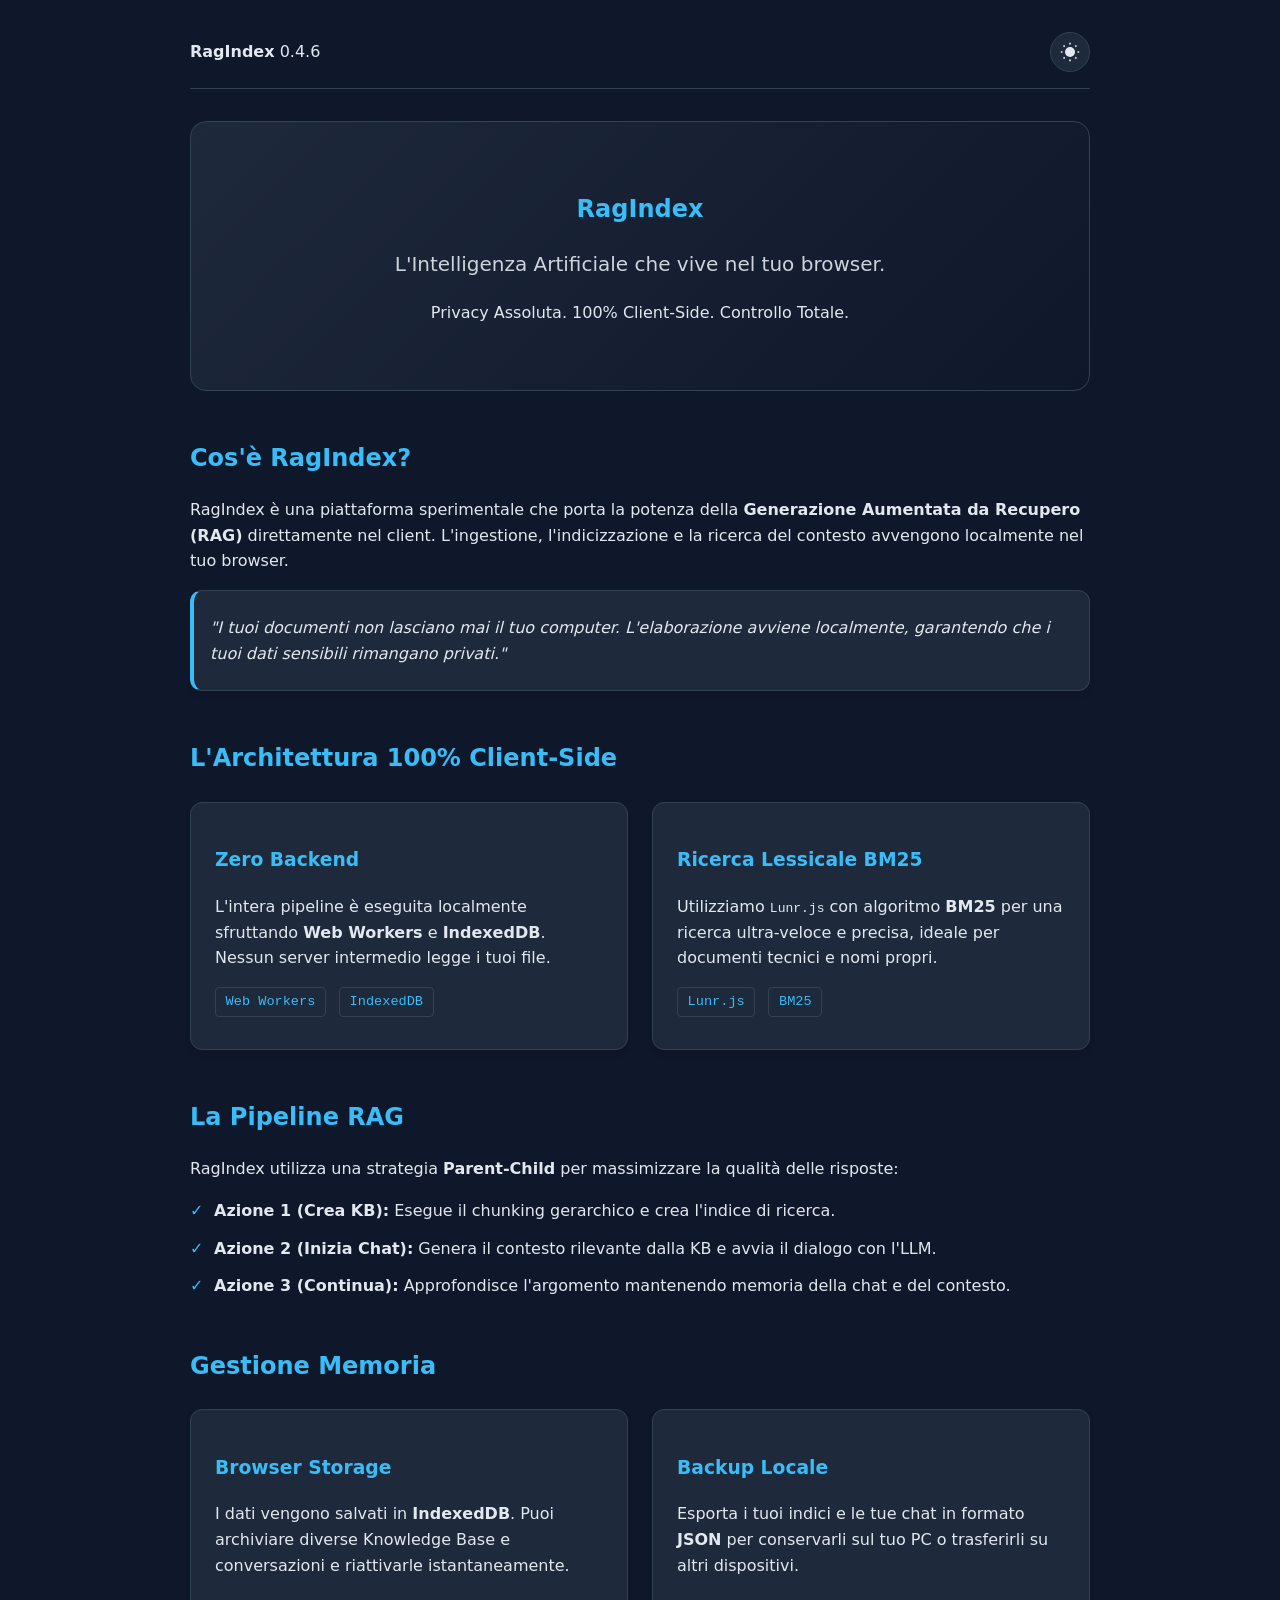
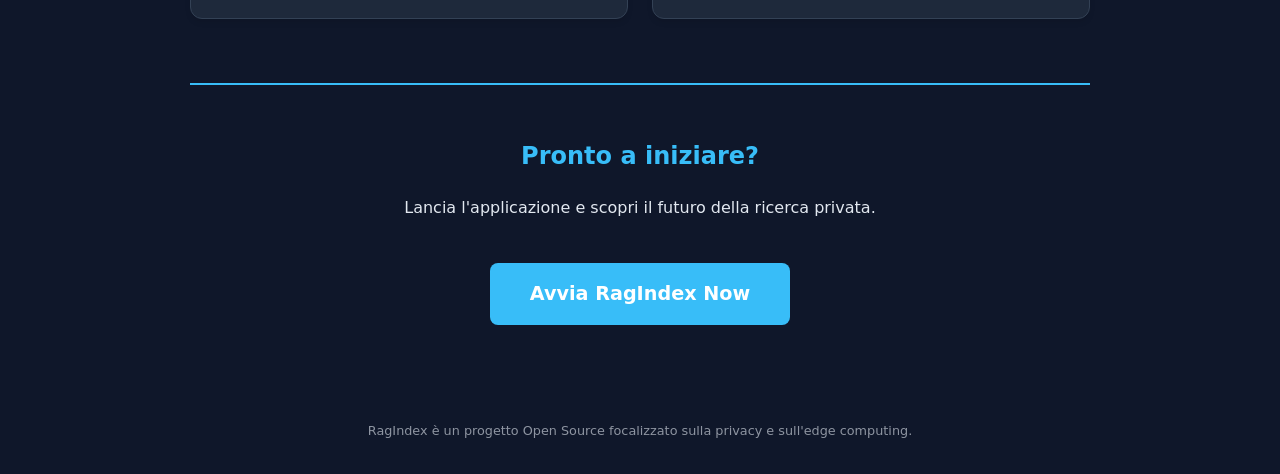
<file: ragindex.html>
<!DOCTYPE html>
<html lang="it">
<head>
    <meta charset="UTF-8">
    <meta name="viewport" content="width=device-width, initial-scale=1.0">
    <title>RagIndex - AI, Privacy e Ricerca Intelligente</title>
    <style>
        :root {
            --bg-color: #0f172a;
            --text-color: #e2e8f0;
            --accent-color: #38bdf8;
            --secondary-bg: #1e293b;
            --border-color: #334155;
            --card-bg: #1e293b;
            --link-color: #38bdf8;
        }

        [data-theme="light"] {
            --bg-color: #f8fafc;
            --text-color: #1e293b;
            --accent-color: #0284c7;
            --secondary-bg: #f1f5f9;
            --border-color: #e2e8f0;
            --card-bg: #ffffff;
            --link-color: #0284c7;
        }

        body {
            font-family: 'Segoe UI', system-ui, -apple-system, sans-serif;
            background-color: var(--bg-color);
            color: var(--text-color);
            line-height: 1.6;
            margin: 0;
            padding: 0;
            transition: background-color 0.3s, color 0.3s;
        }

        .container {
            max-width: 900px;
            margin: 0 auto;
            padding: 2rem;
        }

        header {
            display: flex;
            justify-content: space-between;
            align-items: center;
            border-bottom: 1px solid var(--border-color);
            padding-bottom: 1rem;
            margin-bottom: 2rem;
        }

        h1, h2, h3 {
            color: var(--accent-color);
        }

        .theme-toggle {
            background: var(--secondary-bg);
            border: 1px solid var(--border-color);
            color: var(--text-color);
            padding: 0.5rem;
            border-radius: 50%;
            cursor: pointer;
            width: 40px;
            height: 40px;
            display: flex;
            align-items: center;
            justify-content: center;
            transition: all 0.2s;
        }

        .theme-toggle:hover {
            background: var(--border-color);
        }

        .hero {
            text-align: center;
            padding: 3rem 0;
            background: linear-gradient(135deg, var(--secondary-bg) 0%, var(--bg-color) 100%);
            border-radius: 1rem;
            margin-bottom: 3rem;
            border: 1px solid var(--border-color);
        }

        .section {
            margin-bottom: 3rem;
        }

        .grid {
            display: grid;
            grid-template-columns: 1fr 1fr;
            gap: 1.5rem;
            margin-top: 1.5rem;
        }

        @media (max-width: 768px) {
            .grid {
                grid-template-columns: 1fr;
            }
        }

        .card {
            background: var(--card-bg);
            padding: 1.5rem;
            border-radius: 0.75rem;
            border: 1px solid var(--border-color);
            box-shadow: 0 4px 6px -1px rgba(0, 0, 0, 0.1);
        }

        .feature-list {
            list-style: none;
            padding: 0;
        }

        .feature-list li {
            margin-bottom: 0.75rem;
            padding-left: 1.5rem;
            position: relative;
        }

        .feature-list li::before {
            content: "✓";
            color: var(--accent-color);
            position: absolute;
            left: 0;
            font-weight: bold;
        }

        .tech-tag {
            display: inline-block;
            background: var(--secondary-bg);
            color: var(--accent-color);
            padding: 0.2rem 0.6rem;
            border-radius: 0.25rem;
            font-size: 0.85rem;
            font-family: monospace;
            margin-right: 0.5rem;
            margin-bottom: 0.5rem;
            border: 1px solid var(--border-color);
        }

        .launch-box {
            text-align: center;
            margin-top: 4rem;
            padding: 2rem;
            border-top: 2px solid var(--accent-color);
        }

        .btn-launch {
            display: inline-block;
            background-color: var(--accent-color);
            color: white !important;
            padding: 1rem 2.5rem;
            border-radius: 0.5rem;
            text-decoration: none;
            font-weight: bold;
            font-size: 1.2rem;
            transition: transform 0.2s, box-shadow 0.2s;
        }

        .btn-launch:hover {
            transform: translateY(-2px);
            box-shadow: 0 10px 15px -3px rgba(0, 0, 0, 0.2);
        }

        .highlight {
            border-left: 4px solid var(--accent-color);
            padding-left: 1rem;
            font-style: italic;
        }

        .icon {
            width: 20px;
            height: 20px;
            fill: currentColor;
        }
    </style>
</head>
<body data-theme="dark">
    <div class="container">
        <header>
            <div class="logo"><strong>RagIndex</strong> 0.4.6</div>
            <button class="theme-toggle" id="theme-btn" title="Cambia Tema">
                <svg class="icon icon-sun" viewBox="0 0 24 24" fill="none" stroke="currentColor" stroke-width="2">
                    <circle cx="12" cy="12" r="5" />
                    <path d="M12 1v2M12 21v2M4.22 4.22l1.42 1.42M18.36 18.36l1.42 1.42M1 12h2M21 12h2M4.22 19.78l1.42-1.42M18.36 5.64l1.42-1.42" />
                </svg>
                <svg class="icon icon-moon" viewBox="0 0 24 24" fill="none" stroke="currentColor" stroke-width="2" style="display: none;">
                    <path d="M21 12.79A9 9 0 1 1 11.21 3 7 7 0 0 0 21 12.79z" />
                </svg>
            </button>
        </header>

        <section class="hero">
            <h1>RagIndex</h1>
            <p style="font-size: 1.25rem; opacity: 0.9;">L'Intelligenza Artificiale che vive nel tuo browser.</p>
            <p>Privacy Assoluta. 100% Client-Side. Controllo Totale.</p>
        </section>

        <div class="section">
            <h2>Cos'è RagIndex?</h2>
            <p>
                RagIndex è una piattaforma sperimentale che porta la potenza della <strong>Generazione Aumentata da Recupero (RAG)</strong> 
                direttamente nel client. L'ingestione, l'indicizzazione e la ricerca del contesto avvengono localmente nel tuo browser.
            </p>
            <div class="card highlight">
                "I tuoi documenti non lasciano mai il tuo computer. L'elaborazione avviene localmente, garantendo che i tuoi dati sensibili rimangano privati."
            </div>
        </div>

        <div class="section">
            <h2>L'Architettura 100% Client-Side</h2>
            <div class="grid">
                <div class="card">
                    <h3>Zero Backend</h3>
                    <p>L'intera pipeline è eseguita localmente sfruttando <strong>Web Workers</strong> e <strong>IndexedDB</strong>. Nessun server intermedio legge i tuoi file.</p>
                    <span class="tech-tag">Web Workers</span> <span class="tech-tag">IndexedDB</span>
                </div>
                <div class="card">
                    <h3>Ricerca Lessicale BM25</h3>
                    <p>Utilizziamo <code>Lunr.js</code> con algoritmo <strong>BM25</strong> per una ricerca ultra-veloce e precisa, ideale per documenti tecnici e nomi propri.</p>
                    <span class="tech-tag">Lunr.js</span> <span class="tech-tag">BM25</span>
                </div>
            </div>
        </div>

        <div class="section">
            <h2>La Pipeline RAG</h2>
            <p>RagIndex utilizza una strategia <strong>Parent-Child</strong> per massimizzare la qualità delle risposte:</p>
            <ul class="feature-list">
                <li><strong>Azione 1 (Crea KB):</strong> Esegue il chunking gerarchico e crea l'indice di ricerca.</li>
                <li><strong>Azione 2 (Inizia Chat):</strong> Genera il contesto rilevante dalla KB e avvia il dialogo con l'LLM.</li>
                <li><strong>Azione 3 (Continua):</strong> Approfondisce l'argomento mantenendo memoria della chat e del contesto.</li>
            </ul>
        </div>

        <div class="section">
            <h2>Gestione Memoria</h2>
            <div class="grid">
                <div class="card">
                    <h3>Browser Storage</h3>
                    <p>I dati vengono salvati in <strong>IndexedDB</strong>. Puoi archiviare diverse Knowledge Base e conversazioni e riattivarle istantaneamente.</p>
                </div>
                <div class="card">
                    <h3>Backup Locale</h3>
                    <p>Esporta i tuoi indici e le tue chat in formato <strong>JSON</strong> per conservarli sul tuo PC o trasferirli su altri dispositivi.</p>
                </div>
            </div>
        </div>

        <div class="launch-box">
            <h2>Pronto a iniziare?</h2>
            <p>Lancia l'applicazione e scopri il futuro della ricerca privata.</p>
            <br>
            <a href="index.html" class="btn-launch">Avvia RagIndex Now</a>
        </div>

        <footer style="margin-top: 4rem; text-align: center; font-size: 0.8rem; opacity: 0.6;">
            RagIndex è un progetto Open Source focalizzato sulla privacy e sull'edge computing.
        </footer>
    </div>

    <script>
        const themeBtn = document.getElementById('theme-btn');
        const body = document.body;
        const sunIcon = themeBtn.querySelector('.icon-sun');
        const moonIcon = themeBtn.querySelector('.icon-moon');

        themeBtn.addEventListener('click', () => {
            const currentTheme = body.getAttribute('data-theme');
            const newTheme = currentTheme === 'dark' ? 'light' : 'dark';
            
            body.setAttribute('data-theme', newTheme);
            sunIcon.style.display = newTheme === 'light' ? 'none' : 'block';
            moonIcon.style.display = newTheme === 'light' ? 'block' : 'none';
        });
    </script>
</body>
</html>
</file>
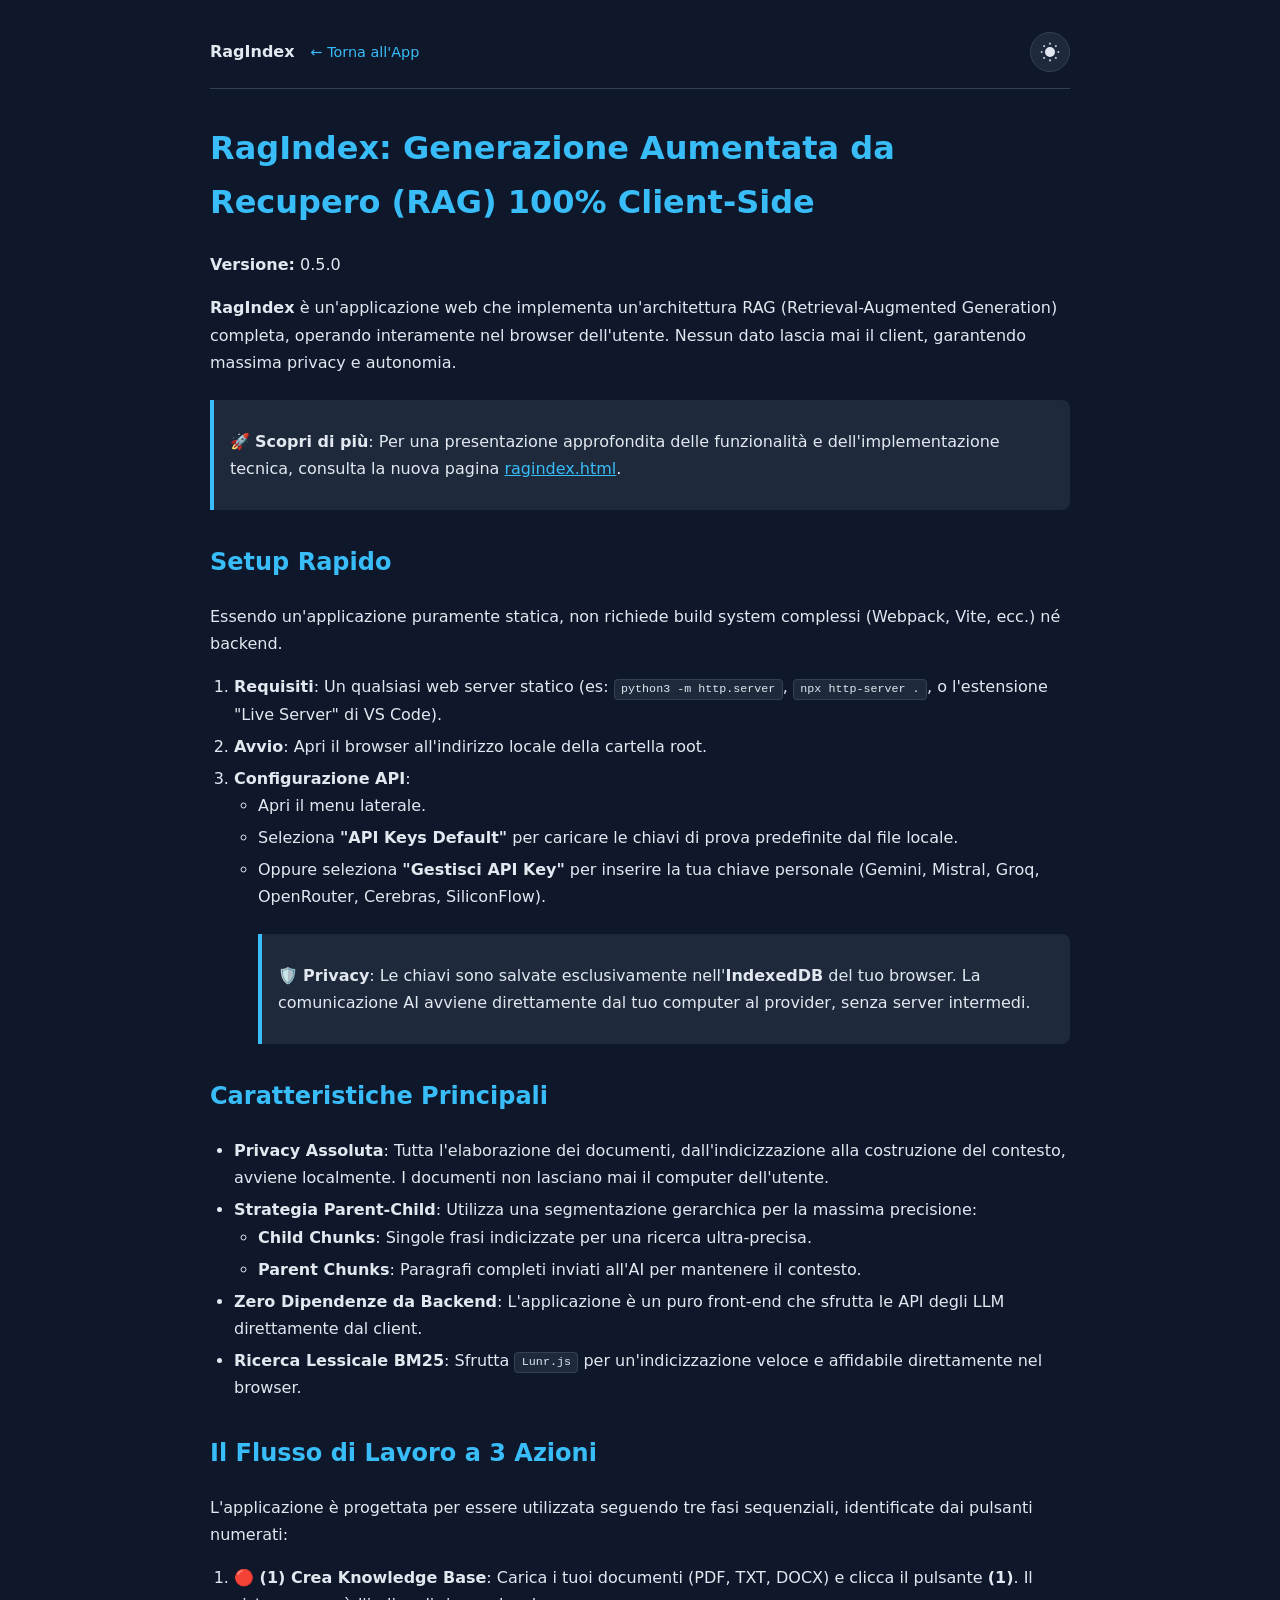
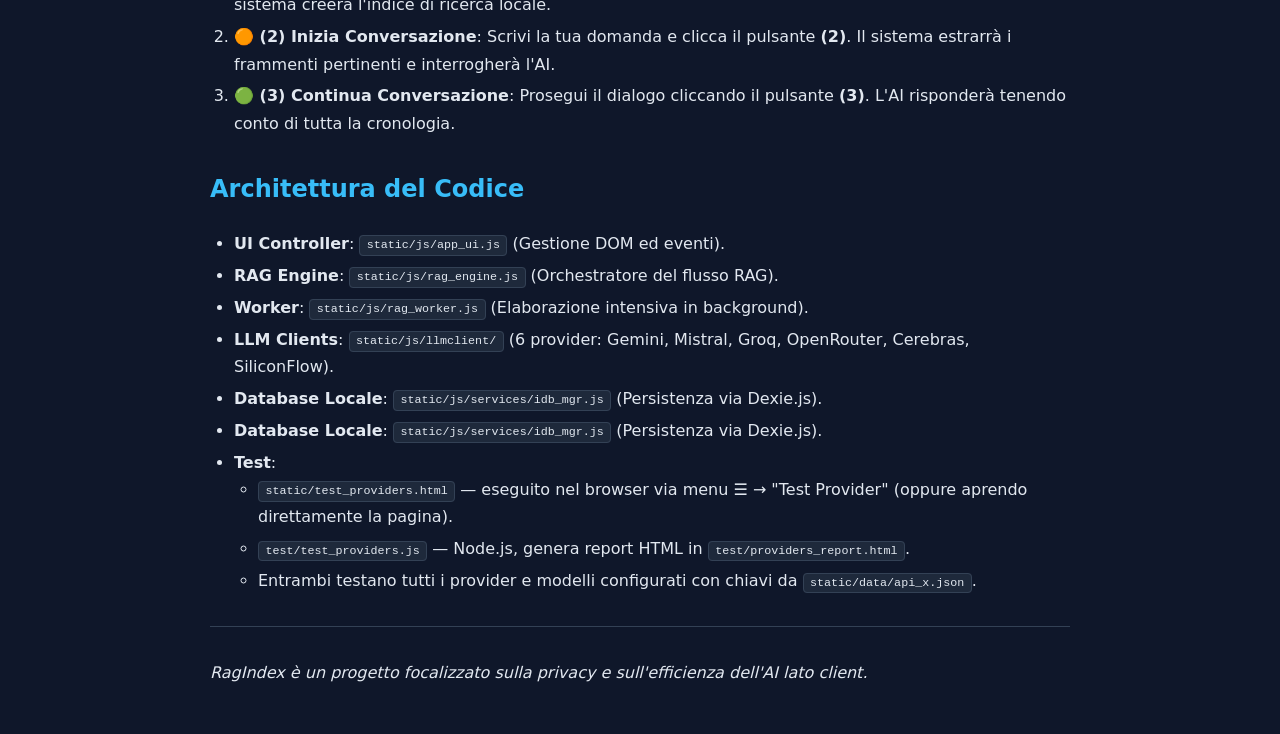
<file: readme.html>
<!DOCTYPE html>
<html lang="it">
<head>
    <meta charset="UTF-8">
    <meta name="viewport" content="width=device-width, initial-scale=1.0">
    <title>RagIndex — README</title>
    <style>
        :root {
            --bg-color: #0f172a;
            --text-color: #e2e8f0;
            --accent-color: #38bdf8;
            --secondary-bg: #1e293b;
            --border-color: #334155;
            --link-color: #38bdf8;
            --code-bg: #1e293b;
        }

        [data-theme="light"] {
            --bg-color: #f8fafc;
            --text-color: #1e293b;
            --accent-color: #0284c7;
            --secondary-bg: #f1f5f9;
            --border-color: #e2e8f0;
            --link-color: #0284c7;
            --code-bg: #f1f5f9;
        }

        body {
            font-family: 'Segoe UI', system-ui, -apple-system, sans-serif;
            background-color: var(--bg-color);
            color: var(--text-color);
            line-height: 1.7;
            margin: 0;
            padding: 0;
            transition: background-color 0.3s, color 0.3s;
        }

        .container {
            max-width: 860px;
            margin: 0 auto;
            padding: 2rem 1.5rem;
        }

        header {
            display: flex;
            justify-content: space-between;
            align-items: center;
            border-bottom: 1px solid var(--border-color);
            padding-bottom: 1rem;
            margin-bottom: 2rem;
        }

        .header-left {
            display: flex;
            align-items: center;
            gap: 1rem;
        }

        .header-left a {
            color: var(--accent-color);
            text-decoration: none;
            font-size: 0.9rem;
        }

        .header-left a:hover {
            text-decoration: underline;
        }

        .theme-toggle {
            background: var(--secondary-bg);
            border: 1px solid var(--border-color);
            color: var(--text-color);
            padding: 0.5rem;
            border-radius: 50%;
            cursor: pointer;
            width: 40px;
            height: 40px;
            display: flex;
            align-items: center;
            justify-content: center;
            transition: all 0.2s;
        }

        .theme-toggle:hover {
            background: var(--border-color);
        }

        h1, h2, h3, h4 {
            color: var(--accent-color);
            margin-top: 2rem;
        }

        h1:first-of-type {
            margin-top: 0;
        }

        a {
            color: var(--link-color);
        }

        code {
            background: var(--code-bg);
            padding: 0.15rem 0.4rem;
            border-radius: 0.25rem;
            font-size: 0.9em;
            border: 1px solid var(--border-color);
        }

        pre {
            background: var(--code-bg);
            padding: 1rem;
            border-radius: 0.5rem;
            overflow-x: auto;
            border: 1px solid var(--border-color);
        }

        pre code {
            background: none;
            border: none;
            padding: 0;
        }

        blockquote {
            border-left: 4px solid var(--accent-color);
            margin: 1.5rem 0;
            padding: 0.75rem 1rem;
            background: var(--secondary-bg);
            border-radius: 0 0.5rem 0.5rem 0;
        }

        table {
            width: 100%;
            border-collapse: collapse;
            margin: 1.5rem 0;
        }

        th, td {
            border: 1px solid var(--border-color);
            padding: 0.5rem 0.75rem;
            text-align: left;
        }

        th {
            background: var(--secondary-bg);
        }

        hr {
            border: none;
            border-top: 1px solid var(--border-color);
            margin: 2rem 0;
        }

        img {
            max-width: 100%;
        }

        ul, ol {
            padding-left: 1.5rem;
        }

        li {
            margin-bottom: 0.3rem;
        }

        .loading {
            text-align: center;
            padding: 4rem 0;
            opacity: 0.6;
        }

        .error {
            text-align: center;
            padding: 2rem;
            color: #ef4444;
        }

        .icon {
            width: 20px;
            height: 20px;
            fill: currentColor;
        }
    </style>
</head>
<body data-theme="dark">
    <div class="container">
        <header>
            <div class="header-left">
                <strong>RagIndex</strong>
                <a href="index.html">&larr; Torna all'App</a>
            </div>
            <button class="theme-toggle" id="theme-btn" title="Cambia Tema">
                <svg class="icon icon-sun" viewBox="0 0 24 24" fill="none" stroke="currentColor" stroke-width="2">
                    <circle cx="12" cy="12" r="5" />
                    <path d="M12 1v2M12 21v2M4.22 4.22l1.42 1.42M18.36 18.36l1.42 1.42M1 12h2M21 12h2M4.22 19.78l1.42-1.42M18.36 5.64l1.42-1.42" />
                </svg>
                <svg class="icon icon-moon" viewBox="0 0 24 24" fill="none" stroke="currentColor" stroke-width="2" style="display: none;">
                    <path d="M21 12.79A9 9 0 1 1 11.21 3 7 7 0 0 0 21 12.79z" />
                </svg>
            </button>
        </header>

        <div id="content">
            <div class="loading">Caricamento README in corso...</div>
        </div>
    </div>

    <script src="static/js/services/vendor/marked.min.js"></script>
    <script>
        const themeBtn = document.getElementById('theme-btn');
        const body = document.body;
        const sunIcon = themeBtn.querySelector('.icon-sun');
        const moonIcon = themeBtn.querySelector('.icon-moon');

        themeBtn.addEventListener('click', () => {
            const currentTheme = body.getAttribute('data-theme');
            const newTheme = currentTheme === 'dark' ? 'light' : 'dark';
            body.setAttribute('data-theme', newTheme);
            sunIcon.style.display = newTheme === 'light' ? 'none' : 'block';
            moonIcon.style.display = newTheme === 'light' ? 'block' : 'none';
        });

        (async () => {
            const contentEl = document.getElementById('content');
            try {
                const res = await fetch('./README.md');
                if (!res.ok) throw new Error('HTTP ' + res.status);
                const md = await res.text();
                contentEl.innerHTML = marked.parse(md);
            } catch (err) {
                contentEl.innerHTML = '<div class="error">Errore nel caricamento del README: ' + err.message + '</div>';
            }
        })();
    </script>
</body>
</html>
</file>
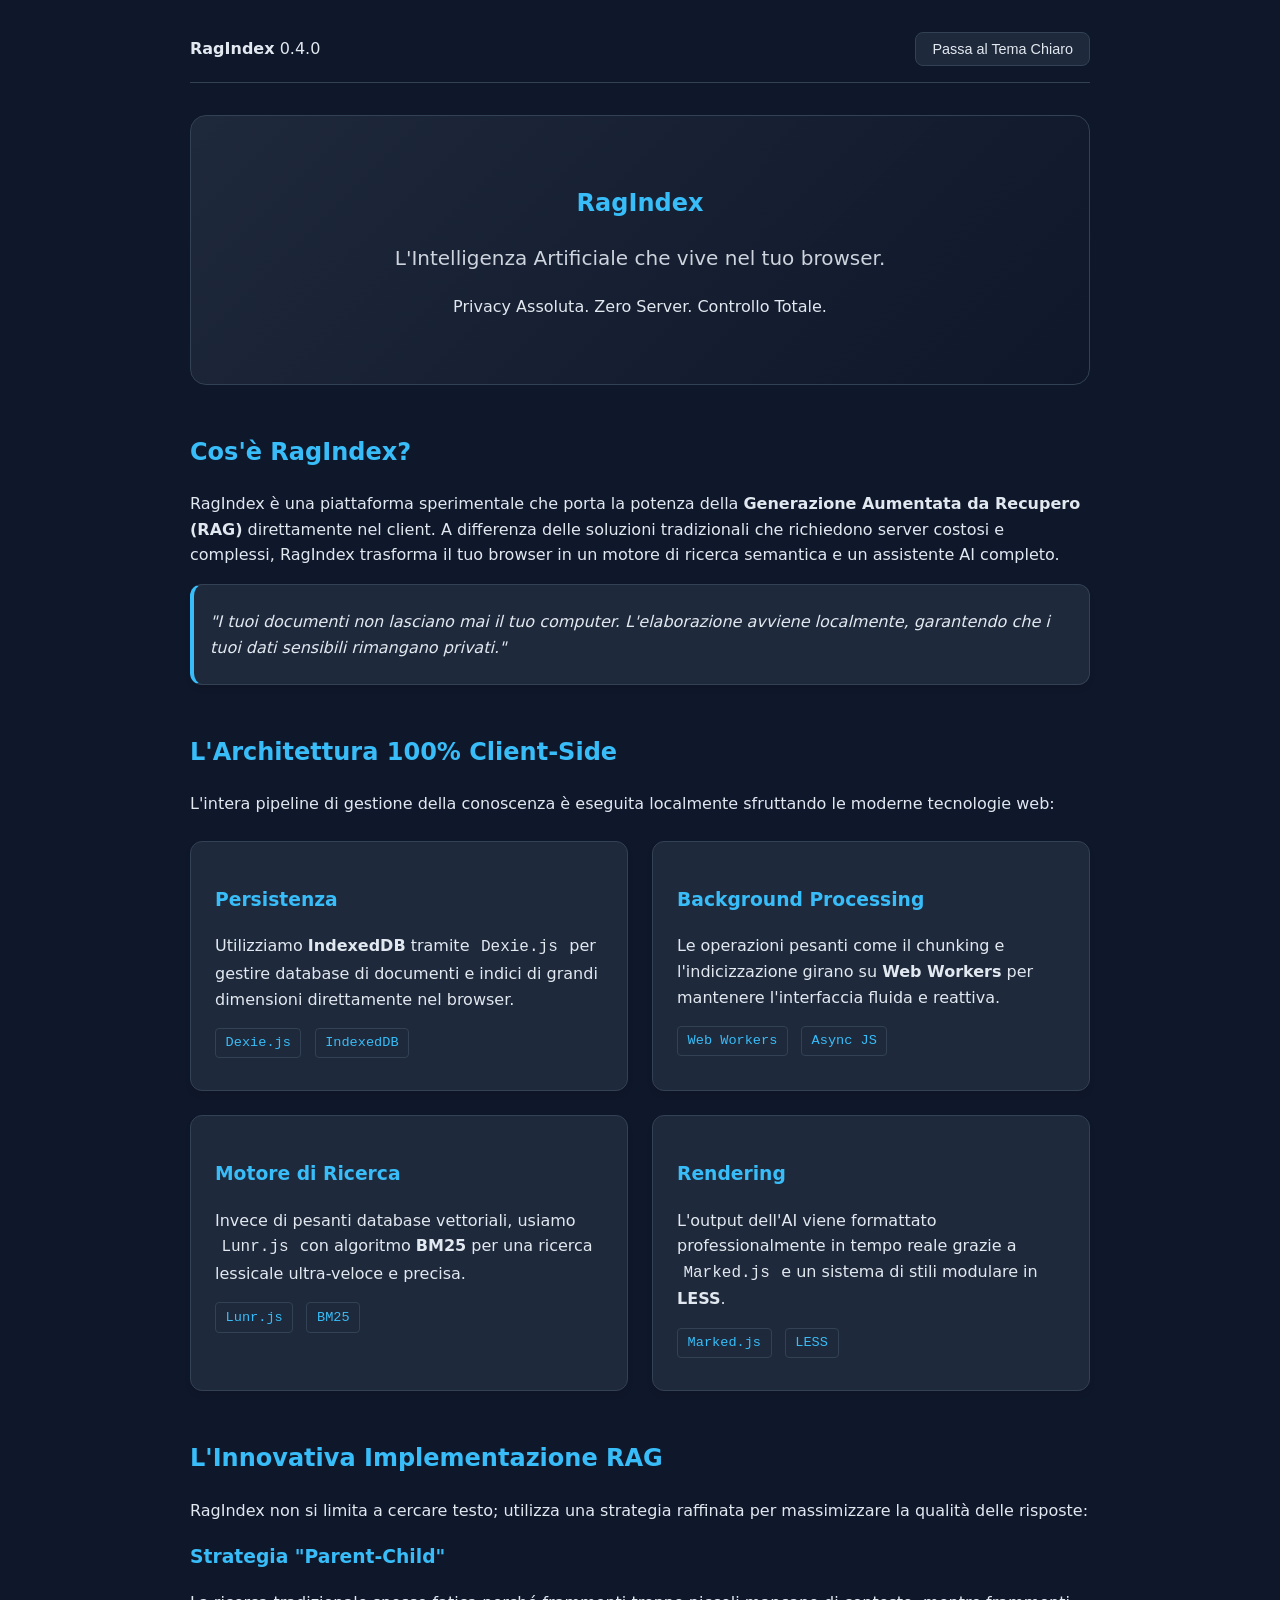
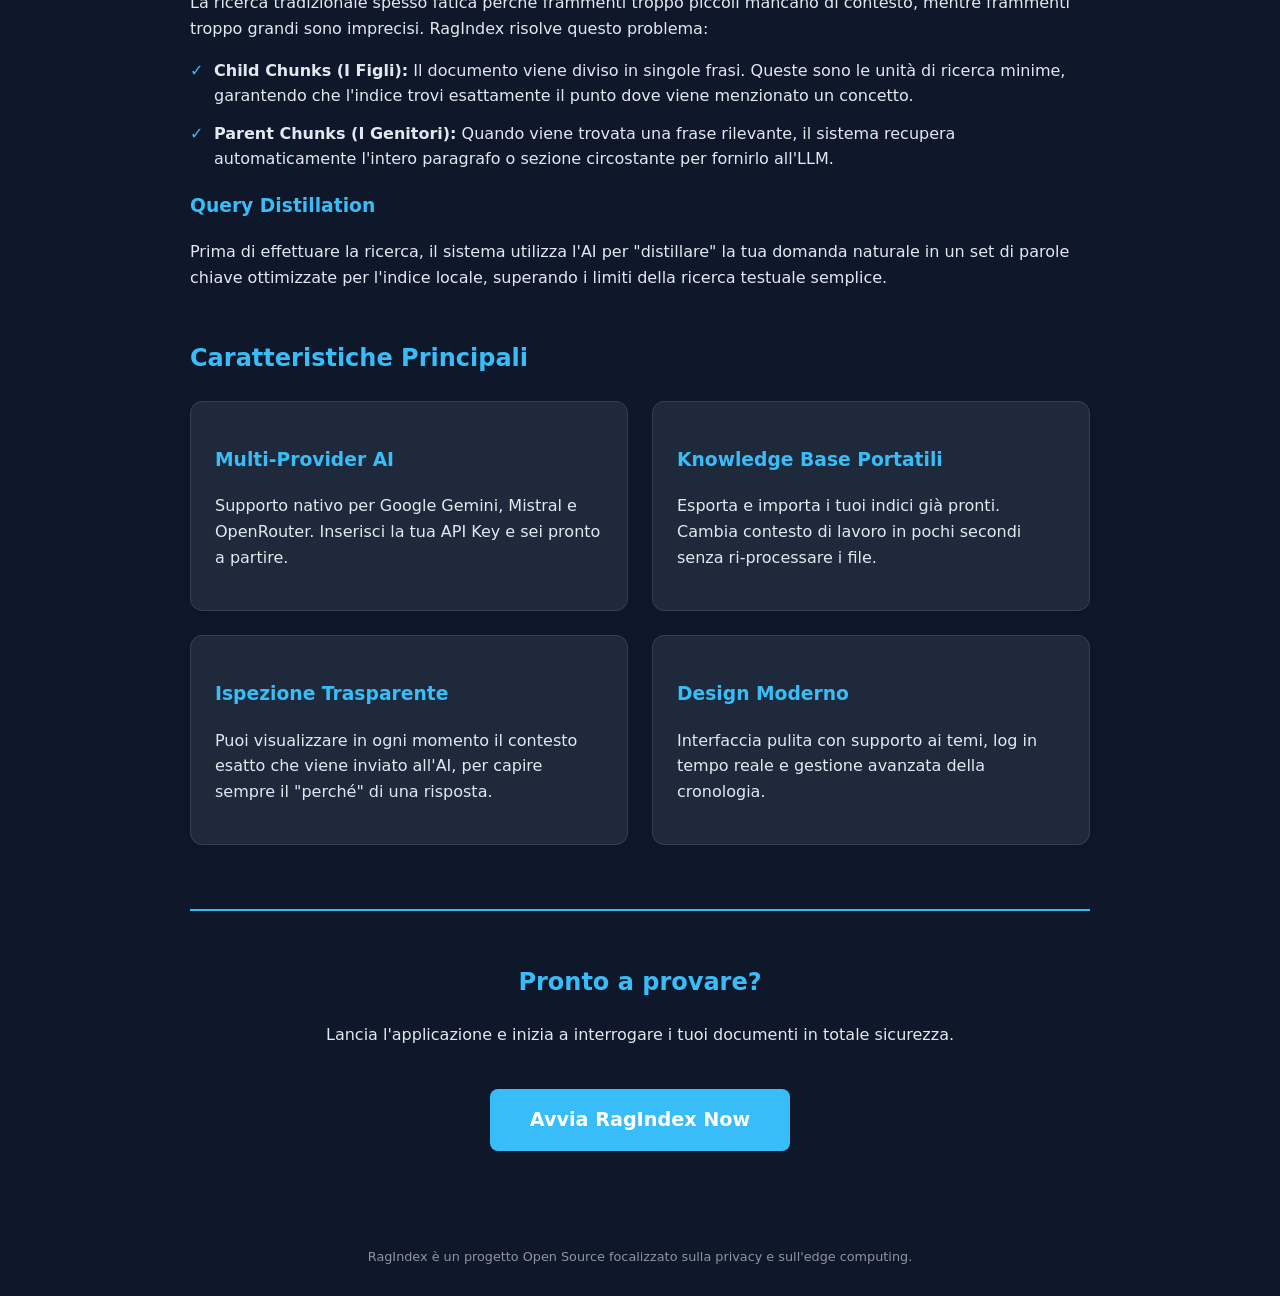
<file: regindex.html>
<!DOCTYPE html>
<html lang="it">
<head>
    <meta charset="UTF-8">
    <meta name="viewport" content="width=device-width, initial-scale=1.0">
    <title>RagIndex - AI, Privacy e Ricerca Intelligente</title>
    <!-- Utilizzo di Marked.js per il rendering del markdown se necessario, 
         ma qui scriverò l'HTML direttamente per avere pieno controllo sullo stile -->
    <style>
        :root {
            --bg-color: #0f172a;
            --text-color: #e2e8f0;
            --accent-color: #38bdf8;
            --secondary-bg: #1e293b;
            --border-color: #334155;
            --card-bg: #1e293b;
            --link-color: #38bdf8;
        }

        [data-theme="light"] {
            --bg-color: #f8fafc;
            --text-color: #1e293b;
            --accent-color: #0284c7;
            --secondary-bg: #f1f5f9;
            --border-color: #e2e8f0;
            --card-bg: #ffffff;
            --link-color: #0284c7;
        }

        body {
            font-family: 'Segoe UI', system-ui, -apple-system, sans-serif;
            background-color: var(--bg-color);
            color: var(--text-color);
            line-height: 1.6;
            margin: 0;
            padding: 0;
            transition: background-color 0.3s, color 0.3s;
        }

        .container {
            max-width: 900px;
            margin: 0 auto;
            padding: 2rem;
        }

        header {
            display: flex;
            justify-content: space-between;
            align-items: center;
            border-bottom: 1px solid var(--border-color);
            padding-bottom: 1rem;
            margin-bottom: 2rem;
        }

        h1, h2, h3 {
            color: var(--accent-color);
        }

        .theme-toggle {
            background: var(--secondary-bg);
            border: 1px solid var(--border-color);
            color: var(--text-color);
            padding: 0.5rem 1rem;
            border-radius: 0.5rem;
            cursor: pointer;
            font-size: 0.9rem;
            transition: all 0.2s;
        }

        .theme-toggle:hover {
            opacity: 0.8;
        }

        .hero {
            text-align: center;
            padding: 3rem 0;
            background: linear-gradient(135deg, var(--secondary-bg) 0%, var(--bg-color) 100%);
            border-radius: 1rem;
            margin-bottom: 3rem;
            border: 1px solid var(--border-color);
        }

        .section {
            margin-bottom: 3rem;
        }

        .grid {
            display: grid;
            grid-template-columns: 1fr 1fr;
            gap: 1.5rem;
            margin-top: 1.5rem;
        }

        @media (max-width: 768px) {
            .grid {
                grid-template-columns: 1fr;
            }
        }

        .card {
            background: var(--card-bg);
            padding: 1.5rem;
            border-radius: 0.75rem;
            border: 1px solid var(--border-color);
            box-shadow: 0 4px 6px -1px rgba(0, 0, 0, 0.1);
        }

        .feature-list {
            list-style: none;
            padding: 0;
        }

        .feature-list li {
            margin-bottom: 0.75rem;
            padding-left: 1.5rem;
            position: relative;
        }

        .feature-list li::before {
            content: "✓";
            color: var(--accent-color);
            position: absolute;
            left: 0;
            font-weight: bold;
        }

        .tech-tag {
            display: inline-block;
            background: var(--secondary-bg);
            color: var(--accent-color);
            padding: 0.2rem 0.6rem;
            border-radius: 0.25rem;
            font-size: 0.85rem;
            font-family: monospace;
            margin-right: 0.5rem;
            margin-bottom: 0.5rem;
            border: 1px solid var(--border-color);
        }

        .launch-box {
            text-align: center;
            margin-top: 4rem;
            padding: 2rem;
            border-top: 2px solid var(--accent-color);
        }

        .btn-launch {
            display: inline-block;
            background-color: var(--accent-color);
            color: white !important;
            padding: 1rem 2.5rem;
            border-radius: 0.5rem;
            text-decoration: none;
            font-weight: bold;
            font-size: 1.2rem;
            transition: transform 0.2s, box-shadow 0.2s;
        }

        .btn-launch:hover {
            transform: translateY(-2px);
            box-shadow: 0 10px 15px -3px rgba(0, 0, 0, 0.2);
        }

        code {
            background: var(--secondary-bg);
            padding: 0.2rem 0.4rem;
            border-radius: 0.25rem;
            font-family: 'Cascadia Code', 'Fira Code', monospace;
        }

        .highlight {
            border-left: 4px solid var(--accent-color);
            padding-left: 1rem;
            font-style: italic;
        }
    </style>
</head>
<body data-theme="dark">
    <div class="container">
        <header>
            <div class="logo"><strong>RagIndex</strong> 0.4.0</div>
            <button class="theme-toggle" id="theme-btn">Passa al Tema Chiaro</button>
        </header>

        <section class="hero">
            <h1>RagIndex</h1>
            <p style="font-size: 1.25rem; opacity: 0.9;">L'Intelligenza Artificiale che vive nel tuo browser.</p>
            <p>Privacy Assoluta. Zero Server. Controllo Totale.</p>
        </section>

        <div class="section">
            <h2>Cos'è RagIndex?</h2>
            <p>
                RagIndex è una piattaforma sperimentale che porta la potenza della <strong>Generazione Aumentata da Recupero (RAG)</strong> 
                direttamente nel client. A differenza delle soluzioni tradizionali che richiedono server costosi e complessi, 
                RagIndex trasforma il tuo browser in un motore di ricerca semantica e un assistente AI completo.
            </p>
            <div class="card highlight">
                "I tuoi documenti non lasciano mai il tuo computer. L'elaborazione avviene localmente, garantendo che i tuoi dati sensibili rimangano privati."
            </div>
        </div>

        <div class="section">
            <h2>L'Architettura 100% Client-Side</h2>
            <p>L'intera pipeline di gestione della conoscenza è eseguita localmente sfruttando le moderne tecnologie web:</p>
            <div class="grid">
                <div class="card">
                    <h3>Persistenza</h3>
                    <p>Utilizziamo <strong>IndexedDB</strong> tramite <code>Dexie.js</code> per gestire database di documenti e indici di grandi dimensioni direttamente nel browser.</p>
                    <span class="tech-tag">Dexie.js</span> <span class="tech-tag">IndexedDB</span>
                </div>
                <div class="card">
                    <h3>Background Processing</h3>
                    <p>Le operazioni pesanti come il chunking e l'indicizzazione girano su <strong>Web Workers</strong> per mantenere l'interfaccia fluida e reattiva.</p>
                    <span class="tech-tag">Web Workers</span> <span class="tech-tag">Async JS</span>
                </div>
                <div class="card">
                    <h3>Motore di Ricerca</h3>
                    <p>Invece di pesanti database vettoriali, usiamo <code>Lunr.js</code> con algoritmo <strong>BM25</strong> per una ricerca lessicale ultra-veloce e precisa.</p>
                    <span class="tech-tag">Lunr.js</span> <span class="tech-tag">BM25</span>
                </div>
                <div class="card">
                    <h3>Rendering</h3>
                    <p>L'output dell'AI viene formattato professionalmente in tempo reale grazie a <code>Marked.js</code> e un sistema di stili modulare in <strong>LESS</strong>.</p>
                    <span class="tech-tag">Marked.js</span> <span class="tech-tag">LESS</span>
                </div>
            </div>
        </div>

        <div class="section">
            <h2>L'Innovativa Implementazione RAG</h2>
            <p>RagIndex non si limita a cercare testo; utilizza una strategia raffinata per massimizzare la qualità delle risposte:</p>
            
            <h3>Strategia "Parent-Child"</h3>
            <p>
                La ricerca tradizionale spesso fatica perché frammenti troppo piccoli mancano di contesto, mentre frammenti troppo grandi sono imprecisi. RagIndex risolve questo problema:
            </p>
            <ul class="feature-list">
                <li><strong>Child Chunks (I Figli):</strong> Il documento viene diviso in singole frasi. Queste sono le unità di ricerca minime, garantendo che l'indice trovi esattamente il punto dove viene menzionato un concetto.</li>
                <li><strong>Parent Chunks (I Genitori):</strong> Quando viene trovata una frase rilevante, il sistema recupera automaticamente l'intero paragrafo o sezione circostante per fornirlo all'LLM.</li>
            </ul>

            <h3>Query Distillation</h3>
            <p>
                Prima di effettuare la ricerca, il sistema utilizza l'AI per "distillare" la tua domanda naturale in un set di parole chiave ottimizzate per l'indice locale, superando i limiti della ricerca testuale semplice.
            </p>
        </div>

        <div class="section">
            <h2>Caratteristiche Principali</h2>
            <div class="grid">
                <div class="card">
                    <h3>Multi-Provider AI</h3>
                    <p>Supporto nativo per Google Gemini, Mistral e OpenRouter. Inserisci la tua API Key e sei pronto a partire.</p>
                </div>
                <div class="card">
                    <h3>Knowledge Base Portatili</h3>
                    <p>Esporta e importa i tuoi indici già pronti. Cambia contesto di lavoro in pochi secondi senza ri-processare i file.</p>
                </div>
                <div class="card">
                    <h3>Ispezione Trasparente</h3>
                    <p>Puoi visualizzare in ogni momento il contesto esatto che viene inviato all'AI, per capire sempre il "perché" di una risposta.</p>
                </div>
                <div class="card">
                    <h3>Design Moderno</h3>
                    <p>Interfaccia pulita con supporto ai temi, log in tempo reale e gestione avanzata della cronologia.</p>
                </div>
            </div>
        </div>

        <div class="launch-box">
            <h2>Pronto a provare?</h2>
            <p>Lancia l'applicazione e inizia a interrogare i tuoi documenti in totale sicurezza.</p>
            <br>
            <a href="index.html" class="btn-launch">Avvia RagIndex Now</a>
        </div>

        <footer style="margin-top: 4rem; text-align: center; font-size: 0.8rem; opacity: 0.6;">
            RagIndex è un progetto Open Source focalizzato sulla privacy e sull'edge computing.
        </footer>
    </div>

    <script>
        const themeBtn = document.getElementById('theme-btn');
        const body = document.body;

        themeBtn.addEventListener('click', () => {
            const currentTheme = body.getAttribute('data-theme');
            if (currentTheme === 'dark') {
                body.setAttribute('data-theme', 'light');
                themeBtn.textContent = 'Passa al Tema Scuro';
            } else {
                body.setAttribute('data-theme', 'dark');
                themeBtn.textContent = 'Passa al Tema Chiaro';
            }
        });

        // Controlla preferenze sistema
        if (window.matchMedia && window.matchMedia('(prefers-color-scheme: light)').matches) {
            // Se l'utente preferisce il chiaro, ma noi vogliamo dark di default, 
            // lasciamo dark a meno che non vogliamo forzare la preferenza.
            // In questo caso, la richiesta dice "dark per default".
        }
    </script>
</body>
</html>
</file>
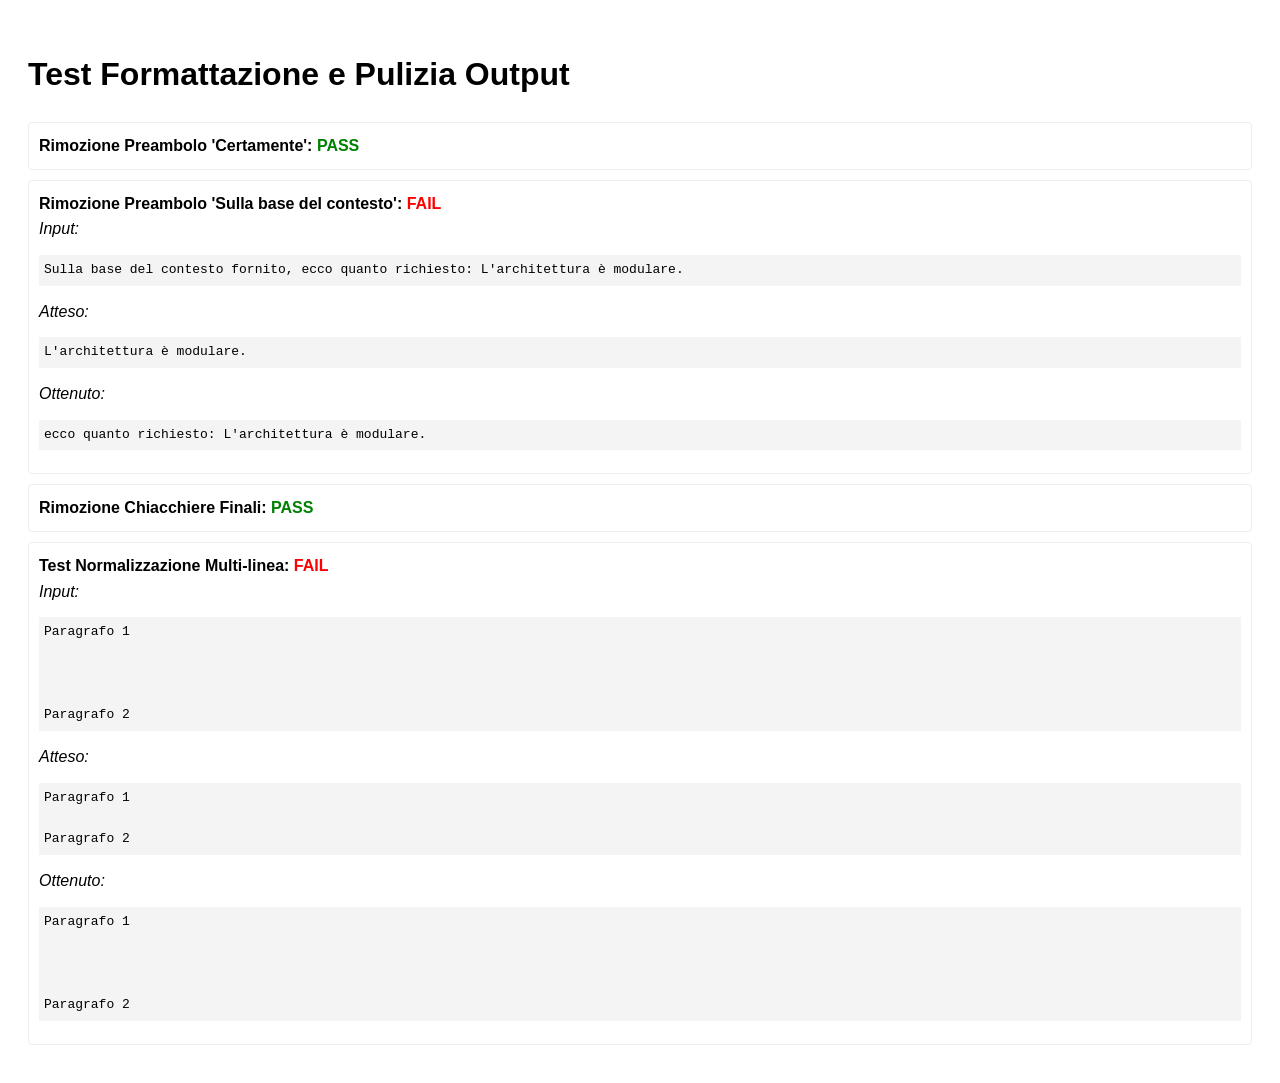
<file: test_formatting.html>
<!DOCTYPE html>
<html lang="it">
<head>
    <meta charset="utf-8">
    <title>Test Runner Formattazione RagIndex</title>
    <style>
        body { font-family: sans-serif; padding: 20px; line-height: 1.6; }
        .pass { color: green; font-weight: bold; }
        .fail { color: red; font-weight: bold; }
        .case { margin-bottom: 10px; padding: 10px; border: 1px solid #eee; border-radius: 4px; }
        pre { background: #f4f4f4; padding: 5px; overflow-x: auto; }
    </style>
</head>
<body>
    <h1>Test Formattazione e Pulizia Output</h1>
    <div id="results">In esecuzione...</div>

    <script type="module">
        import { cleanLlmResponse } from "./static/js/services/history_utils.js";

        const resultsDiv = document.getElementById("results");
        resultsDiv.innerHTML = "";

        const cases = [
            { 
                name: "Rimozione Preambolo 'Certamente'", 
                input: "Certamente! Ecco le informazioni: Il progetto RagIndex è client-side.", 
                expected: "Il progetto RagIndex è client-side." 
            },
            { 
                name: "Rimozione Preambolo 'Sulla base del contesto'", 
                input: "Sulla base del contesto fornito, ecco quanto richiesto: L'architettura è modulare.", 
                expected: "L'architettura è modulare." 
            },
            { 
                name: "Rimozione Chiacchiere Finali", 
                input: "Il sistema usa Lunr.js. Spero che questo aiuti.", 
                expected: "Il sistema usa Lunr.js." 
            },
            { 
                name: "Test Normalizzazione Multi-linea", 
                input: "Paragrafo 1\n\n\n\nParagrafo 2", 
                expected: "Paragrafo 1\n\nParagrafo 2" 
            }
        ];

        cases.forEach(c => {
            let result;
            if (c.name.includes("Normalizzazione")) {
                // Per testare _normalizeContent dovremmo esportarla, 
                // ma cleanLlmResponse la usa internamente tramite il flusso di rag_engine.
                // Qui testiamo l'effetto finale di pulizia.
                result = cleanLlmResponse(c.input);
            } else {
                result = cleanLlmResponse(c.input);
            }

            const pass = result === c.expected;
            const div = document.createElement("div");
            div.className = "case";
            div.innerHTML = `
                <strong>${c.name}:</strong> <span class="${pass ? 'pass' : 'fail'}">${pass ? 'PASS' : 'FAIL'}</span>
                ${!pass ? `
                    <br><em>Input:</em> <pre>${c.input}</pre>
                    <em>Atteso:</em> <pre>${c.expected}</pre>
                    <em>Ottenuto:</em> <pre>${result}</pre>
                ` : ''}
            `;
            resultsDiv.appendChild(div);
        });
    </script>
</body>
</html>
</file>
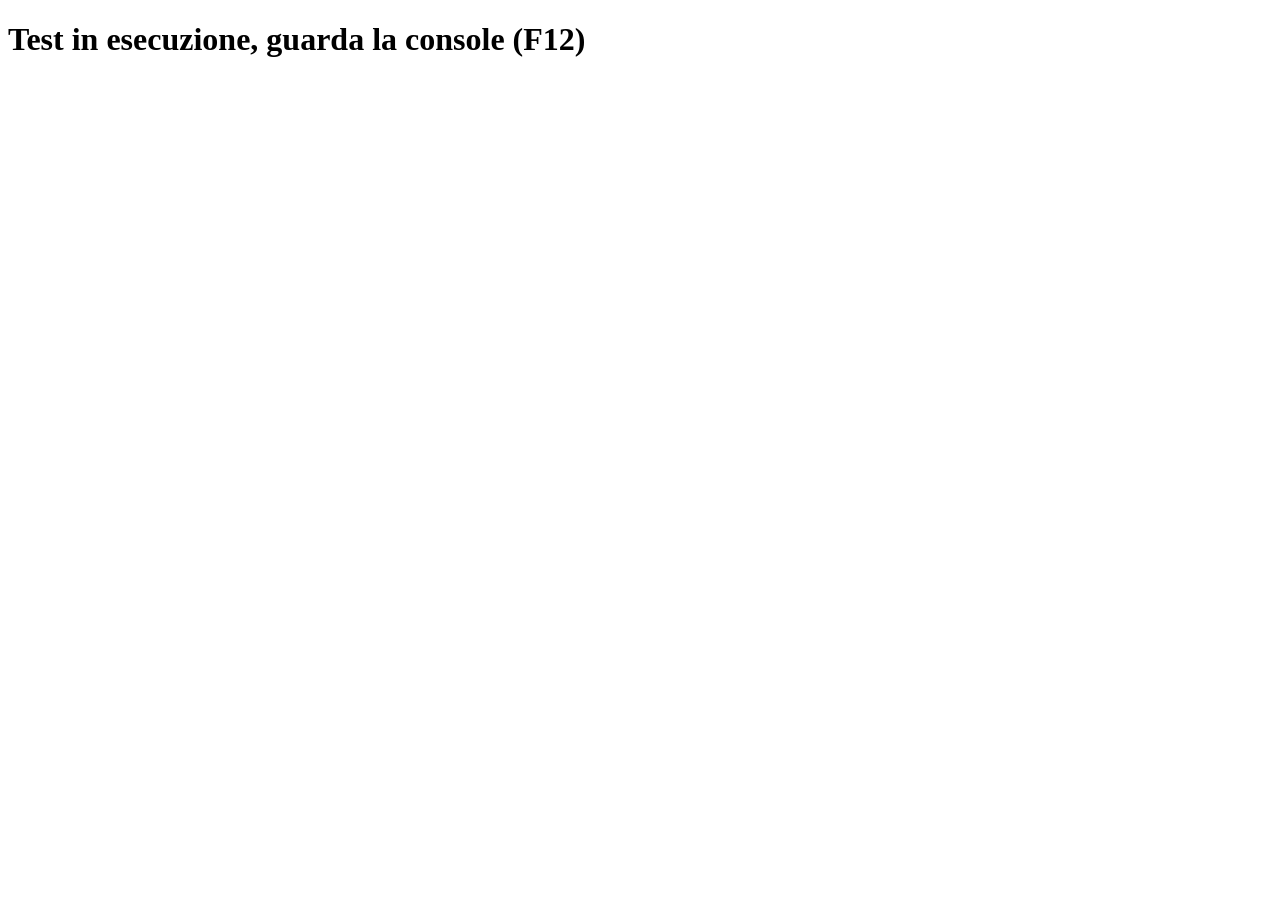
<file: test_runner.html>
<!DOCTYPE html>
<html lang="it">
<head><meta charset="utf-8"><title>Test Runner idb_mgr</title></head>
<body>
    <h1>Test in esecuzione, guarda la console (F12)</h1>
    <script type="module">
        import { idbMgr } from "./static/js/services/idb_mgr.js";

        async function runTests() {
            console.log("=== INIZIO TEST AUTOMATICO idb_mgr.js ===");
            try {
                // Test 1: Creazione
                const created = await idbMgr.create("test_key", "test_value");
                console.log("Test Creazione:", created === true ? "PASS" : "FAIL");

                // Test 2: Lettura
                const value = await idbMgr.read("test_key");
                console.log("Test Lettura:", value === "test_value" ? "PASS" : "FAIL");

                // Test 3: Fail Fast (null)
                const fail = await idbMgr.read(null);
                console.log("Test Fail Fast (null key):", fail === undefined ? "PASS" : "FAIL");

                // Test 4: Pulizia
                await idbMgr.delete("test_key");
                console.log("Test Pulizia completata.");
            } catch (e) {
                console.error("Test falliti con errore:", e);
            }
            console.log("=== FINE TEST ===");
        }
        runTests();
    </script>
</body>
</html>
</file>
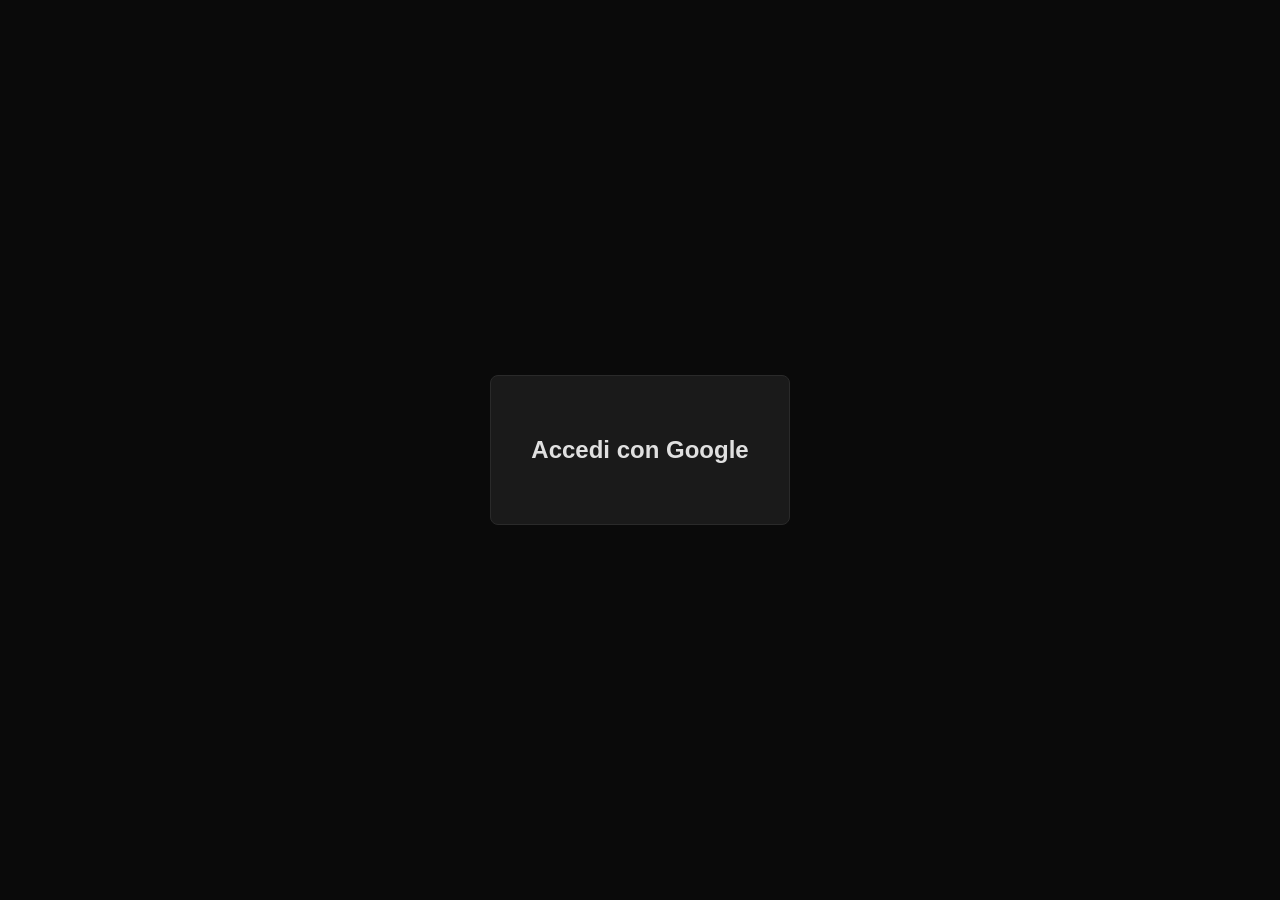
<file: static/login.html>
<!DOCTYPE html>
<html lang="it">

    <head>
        <meta charset="UTF-8">
        <title>Login</title>
        <style>
            body {
                background: #0a0a0a;
                color: #e0e0e0;
                font-family: sans-serif;
                display: flex;
                justify-content: center;
                align-items: center;
                height: 100vh;
                margin: 0;
            }

            .card {
                background: #1a1a1a;
                padding: 40px;
                border-radius: 8px;
                border: 1px solid #2a2a2a;
                text-align: center;
            }
        </style>
    </head>

    <body>
        <div class="card">
            <h2>Accedi con Google</h2>
            <div id="g_signin"></div>
        </div>

        <script src="https://accounts.google.com/gsi/client" async defer></script>
        <script>
            const CLIENT_ID = '387282319504-snlehr8cirvenc82hrpso9pipf3f3qds.apps.googleusercontent.com';

            // Utilizzo di una moderna arrow function per gestire la risposta
            const handleGoogleResponse = (r) => {
                const payload = r.credential.split('.')[1];
                const decoded = JSON.parse(atob(payload.replace(/-/g, '+').replace(/_/g, '/')));
                localStorage.setItem('user_web_id', decoded.email);
                window.location.replace('index.html');
            };

            window.onload = () => {
                google.accounts.id.initialize({ client_id: CLIENT_ID, callback: handleGoogleResponse });
                google.accounts.id.renderButton(document.getElementById("g_signin"), { theme: "filled_blue", size: "large" });
            };
        </script>
    </body>

</html>
</file>
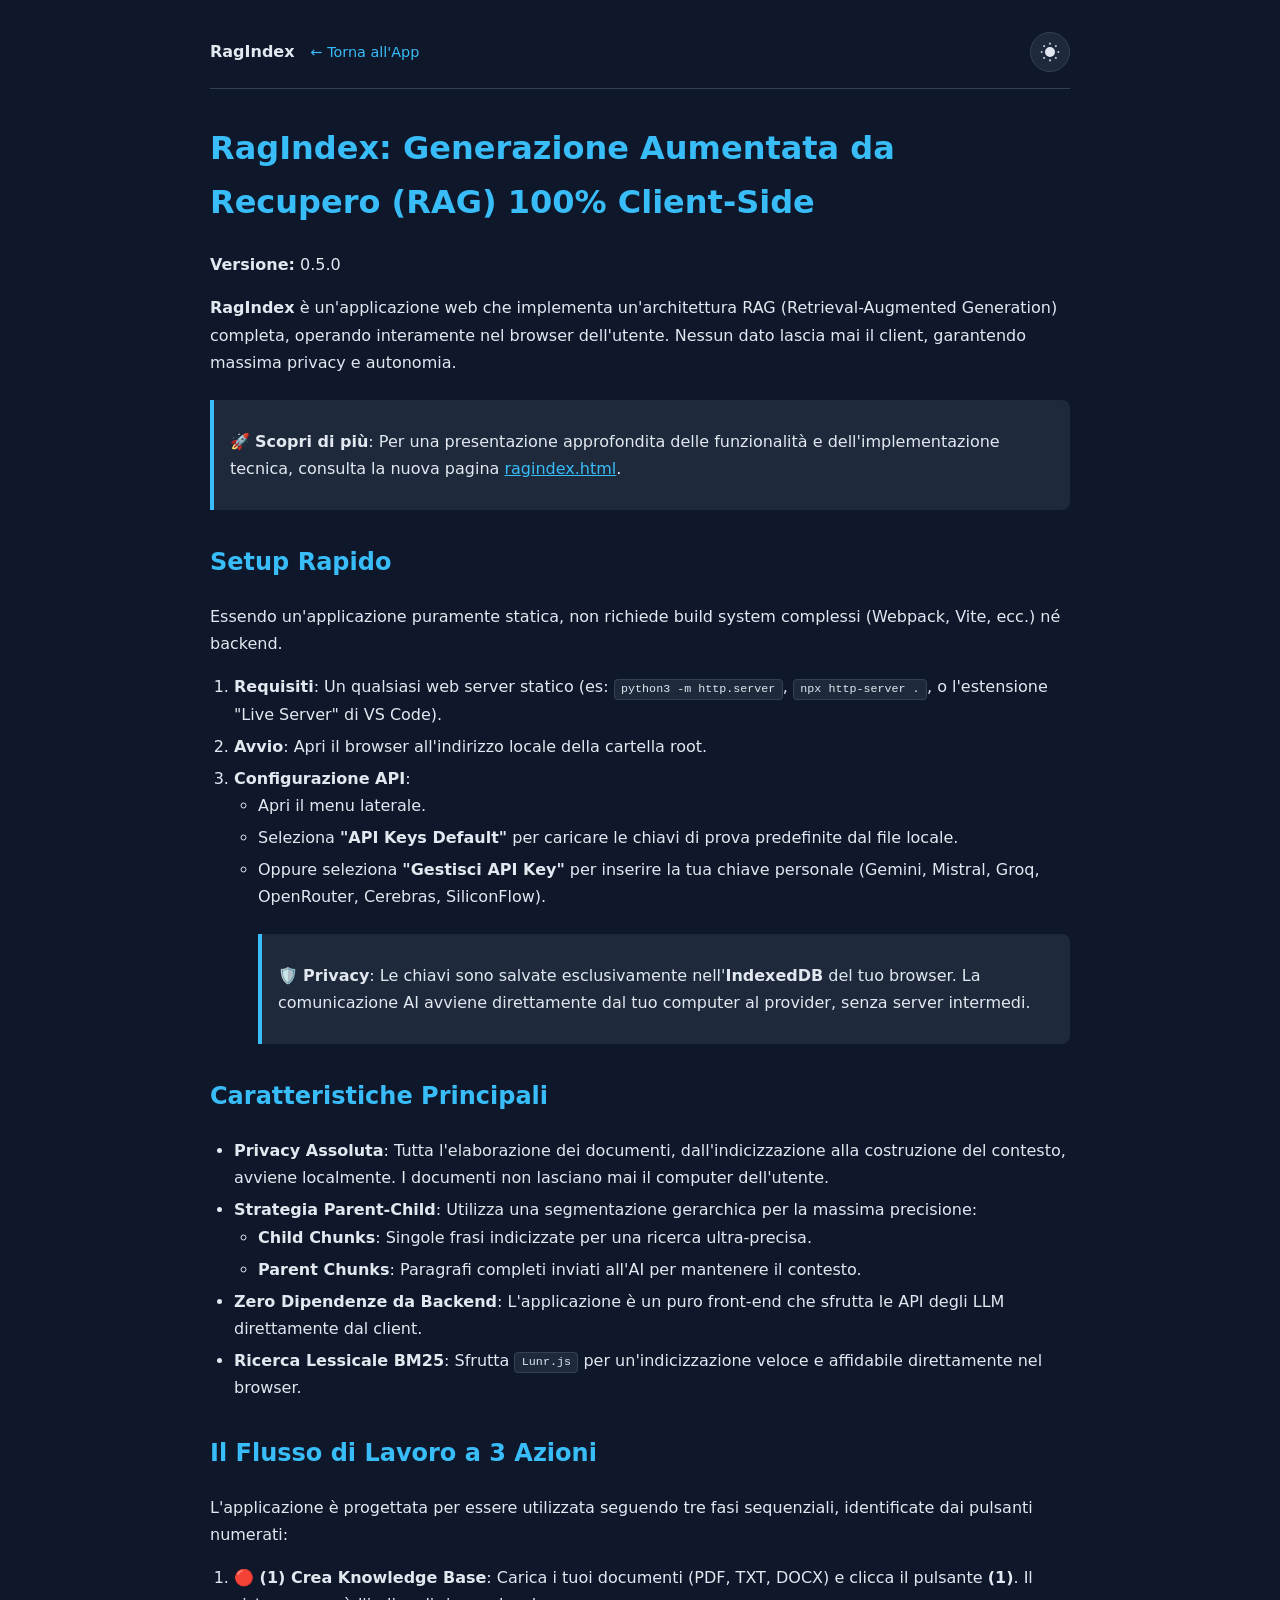
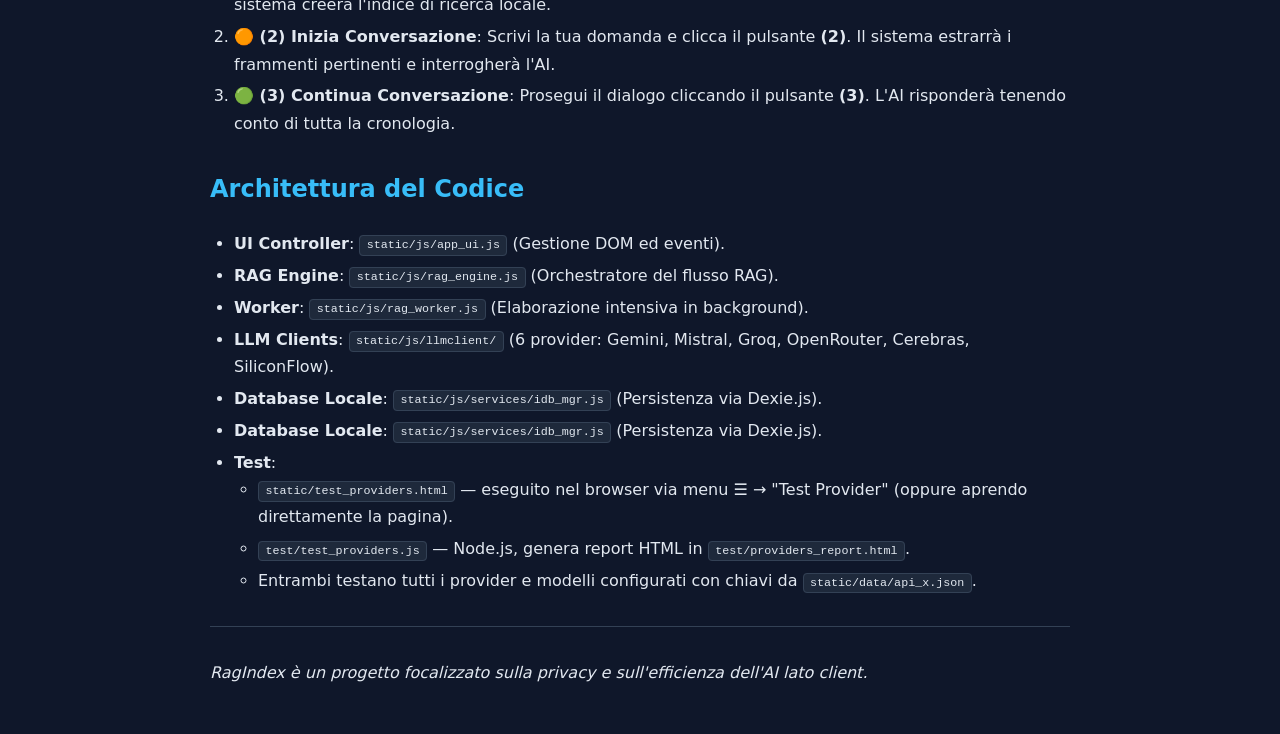
<file: static/readme.html>
<!DOCTYPE html>
<html lang="it">
<head>
    <meta charset="UTF-8">
    <meta name="viewport" content="width=device-width, initial-scale=1.0">
    <title>RagIndex — README</title>
    <style>
        :root {
            --bg-color: #0f172a;
            --text-color: #e2e8f0;
            --accent-color: #38bdf8;
            --secondary-bg: #1e293b;
            --border-color: #334155;
            --link-color: #38bdf8;
            --code-bg: #1e293b;
        }

        [data-theme="light"] {
            --bg-color: #f8fafc;
            --text-color: #1e293b;
            --accent-color: #0284c7;
            --secondary-bg: #f1f5f9;
            --border-color: #e2e8f0;
            --link-color: #0284c7;
            --code-bg: #f1f5f9;
        }

        body {
            font-family: 'Segoe UI', system-ui, -apple-system, sans-serif;
            background-color: var(--bg-color);
            color: var(--text-color);
            line-height: 1.7;
            margin: 0;
            padding: 0;
            transition: background-color 0.3s, color 0.3s;
        }

        .container {
            max-width: 860px;
            margin: 0 auto;
            padding: 2rem 1.5rem;
        }

        header {
            display: flex;
            justify-content: space-between;
            align-items: center;
            border-bottom: 1px solid var(--border-color);
            padding-bottom: 1rem;
            margin-bottom: 2rem;
        }

        .header-left {
            display: flex;
            align-items: center;
            gap: 1rem;
        }

        .header-left a {
            color: var(--accent-color);
            text-decoration: none;
            font-size: 0.9rem;
        }

        .header-left a:hover {
            text-decoration: underline;
        }

        .theme-toggle {
            background: var(--secondary-bg);
            border: 1px solid var(--border-color);
            color: var(--text-color);
            padding: 0.5rem;
            border-radius: 50%;
            cursor: pointer;
            width: 40px;
            height: 40px;
            display: flex;
            align-items: center;
            justify-content: center;
            transition: all 0.2s;
        }

        .theme-toggle:hover {
            background: var(--border-color);
        }

        h1, h2, h3, h4 {
            color: var(--accent-color);
            margin-top: 2rem;
        }

        h1:first-of-type {
            margin-top: 0;
        }

        a {
            color: var(--link-color);
        }

        code {
            background: var(--code-bg);
            padding: 0.15rem 0.4rem;
            border-radius: 0.25rem;
            font-size: 0.9em;
            border: 1px solid var(--border-color);
        }

        pre {
            background: var(--code-bg);
            padding: 1rem;
            border-radius: 0.5rem;
            overflow-x: auto;
            border: 1px solid var(--border-color);
        }

        pre code {
            background: none;
            border: none;
            padding: 0;
        }

        blockquote {
            border-left: 4px solid var(--accent-color);
            margin: 1.5rem 0;
            padding: 0.75rem 1rem;
            background: var(--secondary-bg);
            border-radius: 0 0.5rem 0.5rem 0;
        }

        table {
            width: 100%;
            border-collapse: collapse;
            margin: 1.5rem 0;
        }

        th, td {
            border: 1px solid var(--border-color);
            padding: 0.5rem 0.75rem;
            text-align: left;
        }

        th {
            background: var(--secondary-bg);
        }

        hr {
            border: none;
            border-top: 1px solid var(--border-color);
            margin: 2rem 0;
        }

        img {
            max-width: 100%;
        }

        ul, ol {
            padding-left: 1.5rem;
        }

        li {
            margin-bottom: 0.3rem;
        }

        .loading {
            text-align: center;
            padding: 4rem 0;
            opacity: 0.6;
        }

        .error {
            text-align: center;
            padding: 2rem;
            color: #ef4444;
        }

        .icon {
            width: 20px;
            height: 20px;
            fill: currentColor;
        }
    </style>
</head>
<body data-theme="dark">
    <div class="container">
        <header>
            <div class="header-left">
                <strong>RagIndex</strong>
                <a href="index.html">&larr; Torna all'App</a>
            </div>
            <button class="theme-toggle" id="theme-btn" title="Cambia Tema">
                <svg class="icon icon-sun" viewBox="0 0 24 24" fill="none" stroke="currentColor" stroke-width="2">
                    <circle cx="12" cy="12" r="5" />
                    <path d="M12 1v2M12 21v2M4.22 4.22l1.42 1.42M18.36 18.36l1.42 1.42M1 12h2M21 12h2M4.22 19.78l1.42-1.42M18.36 5.64l1.42-1.42" />
                </svg>
                <svg class="icon icon-moon" viewBox="0 0 24 24" fill="none" stroke="currentColor" stroke-width="2" style="display: none;">
                    <path d="M21 12.79A9 9 0 1 1 11.21 3 7 7 0 0 0 21 12.79z" />
                </svg>
            </button>
        </header>

        <div id="content">
            <div class="loading">Caricamento README in corso...</div>
        </div>
    </div>

    <script src="js/services/vendor/marked.min.js"></script>
    <script>
        const themeBtn = document.getElementById('theme-btn');
        const body = document.body;
        const sunIcon = themeBtn.querySelector('.icon-sun');
        const moonIcon = themeBtn.querySelector('.icon-moon');

        themeBtn.addEventListener('click', () => {
            const currentTheme = body.getAttribute('data-theme');
            const newTheme = currentTheme === 'dark' ? 'light' : 'dark';
            body.setAttribute('data-theme', newTheme);
            sunIcon.style.display = newTheme === 'light' ? 'none' : 'block';
            moonIcon.style.display = newTheme === 'light' ? 'block' : 'none';
        });

        (async () => {
            const contentEl = document.getElementById('content');
            try {
                const res = await fetch('../README.md');
                if (!res.ok) throw new Error('HTTP ' + res.status);
                const md = await res.text();
                contentEl.innerHTML = marked.parse(md);
            } catch (err) {
                contentEl.innerHTML = '<div class="error">Errore nel caricamento del README: ' + err.message + '</div>';
            }
        })();
    </script>
</body>
</html>
</file>
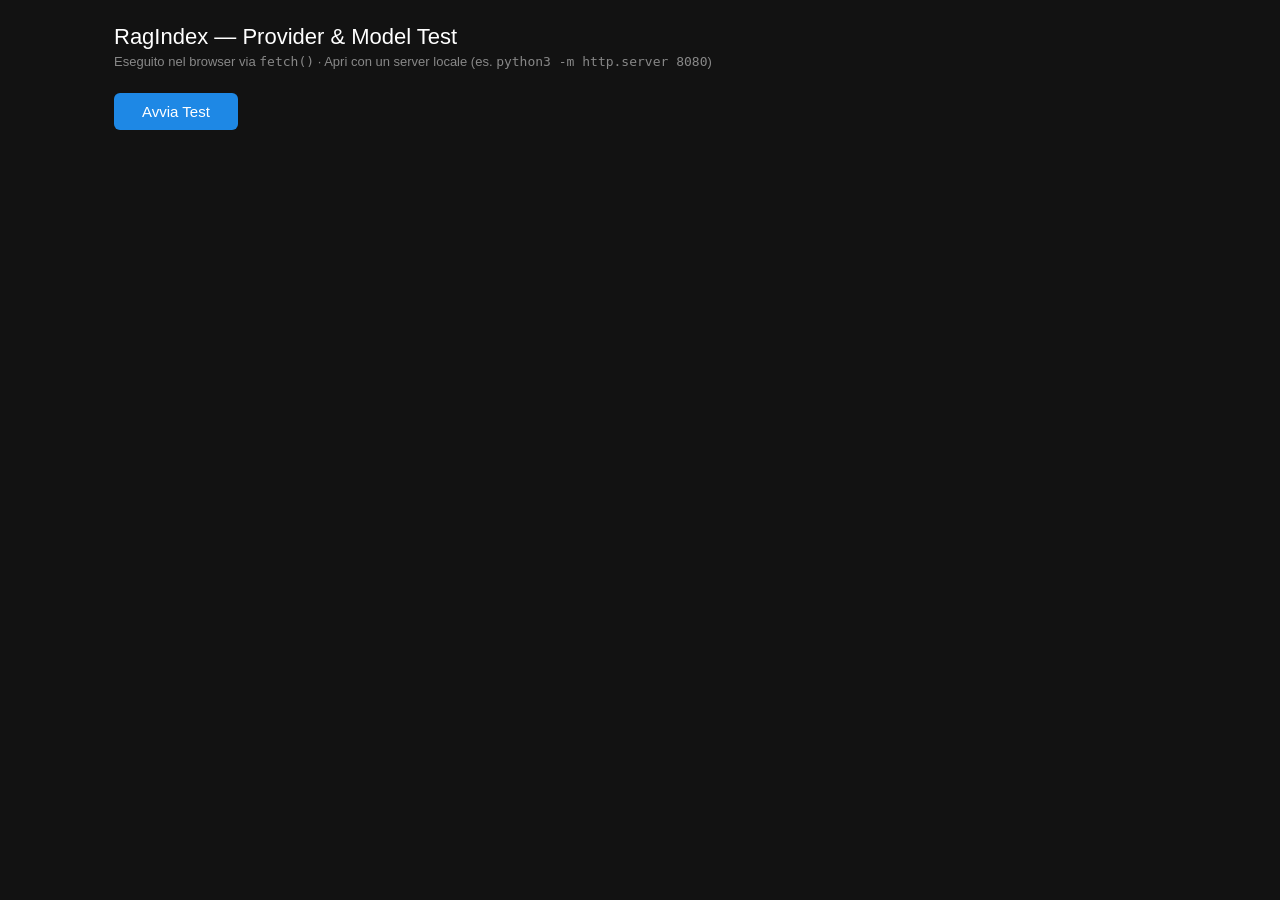
<file: static/test_providers.html>
<!DOCTYPE html>
<html lang="it">
<head>
<meta charset="utf-8">
<meta name="viewport" content="width=device-width, initial-scale=1">
<title>RagIndex — Provider Test</title>
<style>
* { margin: 0; padding: 0; box-sizing: border-box; }
body {
  font-family: -apple-system, BlinkMacSystemFont, "Segoe UI", Roboto, sans-serif;
  background: #121212;
  color: #e0e0e0;
  padding: 24px;
  max-width: 1100px;
  margin: 0 auto;
}
h1 {
  font-size: 22px;
  font-weight: 500;
  color: #fff;
  margin-bottom: 4px;
}
.sub {
  font-size: 13px;
  color: #888;
  margin-bottom: 24px;
}
#run-btn {
  background: #1e88e5;
  color: #fff;
  border: none;
  border-radius: 6px;
  padding: 10px 28px;
  font-size: 15px;
  cursor: pointer;
  margin-bottom: 24px;
}
#run-btn:disabled {
  opacity: 0.5;
  cursor: default;
}
#run-btn:not(:disabled):hover {
  background: #1565c0;
}
#status {
  font-size: 14px;
  color: #aaa;
  margin-bottom: 20px;
  min-height: 20px;
}
#status .done { color: #66bb6a; }
#status .err  { color: #ef5350; }
.hidden { display: none; }
.summary {
  display: flex;
  gap: 12px;
  margin-bottom: 24px;
  flex-wrap: wrap;
}
.summary .card {
  background: #1e1e1e;
  border: 1px solid #2a2a2a;
  border-radius: 8px;
  padding: 14px 22px;
  min-width: 90px;
  text-align: center;
}
.summary .card .num {
  font-size: 26px;
  font-weight: 600;
  line-height: 1.2;
}
.summary .card .lbl {
  font-size: 11px;
  text-transform: uppercase;
  letter-spacing: 0.5px;
  color: #888;
  margin-top: 2px;
}
.card.total .num { color: #e0e0e0; }
.card.pass  .num { color: #66bb6a; }
.card.fail  .num { color: #ef5350; }
.card.skipc .num { color: #ffa726; }
table {
  width: 100%;
  border-collapse: collapse;
  background: #1a1a1a;
  border-radius: 8px;
  overflow: hidden;
  border: 1px solid #2a2a2a;
}
th {
  font-size: 11px;
  text-transform: uppercase;
  letter-spacing: 0.5px;
  color: #888;
  padding: 12px 14px;
  text-align: left;
  border-bottom: 1px solid #2a2a2a;
  background: #1e1e1e;
}
td {
  padding: 10px 14px;
  font-size: 14px;
  border-bottom: 1px solid #252525;
}
tr:last-child td { border-bottom: none; }
td.p { color: #4fc3f7; width: 11%; font-size: 15px; font-weight: 700; }
td.m { width: 28%; }
td.s { width: 5%; }
td.t { width: 7%; color: #888; }
td.d { color: #999; font-size: 13px; }
.badge {
  display: inline-block;
  font-size: 11px;
  font-weight: 600;
  padding: 2px 8px;
  border-radius: 4px;
  letter-spacing: 0.3px;
}
.badge.ok   { background: #1b5e20; color: #a5d6a7; }
.badge.err  { background: #b71c1c; color: #ef9a9a; }
.badge.skip { background: #e65100; color: #ffe0b2; }
tr.err td { background: rgba(239,83,80,0.06); }
tr.skip td { background: rgba(255,167,38,0.05); }
tr:hover td { background: rgba(255,255,255,0.03); }

#progress-bar {
  display: none;
  position: sticky;
  top: 0;
  z-index: 999;
  background: #1a1a1a;
  border-bottom: 2px solid #00e676;
  padding: 18px 24px;
  margin-bottom: 20px;
  gap: 12px;
  align-items: center;
  flex-wrap: wrap;
}
#progress-bar.show { display: flex; }
.progress-spinner {
  width: 32px;
  height: 32px;
  flex-shrink: 0;
  border: 3px solid #333;
  border-top-color: #00e676;
  border-radius: 50%;
  animation: spin 0.7s linear infinite;
}
@keyframes spin { to { transform: rotate(360deg); } }
.progress-body {
  flex: 1;
  min-width: 0;
  display: flex;
  flex-direction: column;
  gap: 4px;
}
.progress-provider {
  font-size: 13px;
  font-weight: 600;
  color: #999;
  letter-spacing: 1.5px;
  text-transform: uppercase;
}
.progress-model {
  font-size: 28px;
  font-weight: 800;
  color: #00e676;
  line-height: 1.2;
  word-break: break-all;
  text-shadow: 0 0 20px rgba(0, 230, 118, 0.2);
}
.progress-meta {
  font-size: 13px;
  color: #777;
}
.progress-bar-track {
  width: 200px;
  height: 4px;
  flex-shrink: 0;
  background: #2a2a2a;
  border-radius: 2px;
  overflow: hidden;
}
.progress-bar-fill {
  height: 100%;
  width: 0%;
  background: #00e676;
  border-radius: 2px;
  transition: width 0.3s ease;
}
</style>
</head>
<body>

<h1>RagIndex — Provider &amp; Model Test</h1>
<p class="sub">Eseguito nel browser via <code>fetch()</code> &middot;
  Apri con un server locale (es. <code>python3 -m http.server 8080</code>)</p>

<button id="run-btn">Avvia Test</button>
<div id="status"></div>

<div id="progress-bar">
  <div class="progress-spinner"></div>
  <div class="progress-body">
    <div class="progress-provider" id="progress-provider"></div>
    <div class="progress-model" id="progress-model"></div>
    <div class="progress-meta" id="progress-meta"></div>
  </div>
  <div class="progress-bar-track"><div class="progress-bar-fill" id="progress-fill"></div></div>
</div>

<div id="result-area" class="hidden">
  <div class="summary" id="summary"></div>
  <table><thead>
    <tr><th>Provider</th><th>Modello</th><th>Esito</th><th>Tempo</th><th>Dettaglio</th></tr>
  </thead>
  <tbody id="results-body"></tbody>
  </table>
</div>

<script>
const ALPHABET_FROM = "ABCDEFGHIJKLMNOPQRSTUVWXYZabcdefghijklmnopqrstuvwxyz0123456789-_";
const ALPHABET_TO   = "mKpX3vQwL8ZnR4yTbJxF1YHcU9AgNsI2oODh7eMzW5jV6ifqGrPECuS0Btaldk-_";

const PROVIDER_CONFIGS = {
  gemini:      { type: "gemini", baseUrl: "https://generativelanguage.googleapis.com/v1beta/models/" },
  mistral:     { type: "openai", baseUrl: "https://api.mistral.ai/v1/chat/completions" },
  groq:        { type: "openai", baseUrl: "https://api.groq.com/openai/v1/chat/completions" },
  openrouter:  { type: "openai", baseUrl: "https://openrouter.ai/api/v1/chat/completions" },
  cerebras:    { type: "openai", baseUrl: "https://api.cerebras.ai/v1/chat/completions" },
  siliconflow: { type: "openai", baseUrl: "https://api.siliconflow.com/v1/chat/completions" },
};

const $ = document.getElementById.bind(document);
const statusEl = $("status");
const bodyEl = $("results-body");
const summaryEl = $("summary");
const areaEl = $("result-area");
const btnEl = $("run-btn");
const barEl = $("progress-bar");
const provEl = $("progress-provider");
const modelEl = $("progress-model");
const metaEl = $("progress-meta");
const fillEl = $("progress-fill");

function setStatus(msg, cls) {
  const span = document.createElement("span");
  span.textContent = msg;
  if (cls) span.className = cls;
  statusEl.innerHTML = "";
  statusEl.appendChild(span);
}

function decodeApiKeys(data) {
  if (!data || !data.providers) return data;
  const decoded = JSON.parse(JSON.stringify(data));
  for (const provider of Object.values(decoded.providers)) {
    for (const keyObj of (provider.keys || [])) {
      if (keyObj.key) {
        keyObj.key = [...keyObj.key].map(function(ch) {
          const idx = ALPHABET_TO.indexOf(ch);
          return idx !== -1 ? ALPHABET_FROM[idx] : ch;
        }).join("");
      }
    }
  }
  return decoded;
}

async function fetchApiKeys() {
  const res = await fetch("./data/api_x.json");
  if (!res.ok) throw new Error("Cannot fetch api_x.json");
  const raw = await res.json();
  const db = decodeApiKeys(raw);
  return db;
}

async function loadModels(providerName) {
  const res = await fetch("./data/models/" + providerName + ".txt");
  if (!res.ok) return [];
  const content = await res.text();
  return content.split("\n")
    .map(function(line) { return line.trim(); })
    .filter(function(line) { return line.length > 0 && !line.startsWith("#"); })
    .map(function(line) { return line.split("|")[0].trim(); })
    .sort();
}

async function discoverProviders() {
  const res = await fetch("./data/models/manifest.json");
  if (res.ok) {
    const list = await res.json();
    if (list.length > 0) return list.sort();
  }
  return Object.keys(PROVIDER_CONFIGS).sort();
}

function buildGeminiPayload(messages) {
  const contents = [];
  let systemInstruction = null;
  for (const msg of messages) {
    if (msg.role === "system") {
      systemInstruction = { parts: [{ text: msg.content }] };
    } else if (msg.role === "user") {
      contents.push({ role: "user", parts: [{ text: msg.content }] });
    } else if (msg.role === "assistant") {
      contents.push({ role: "model", parts: [{ text: msg.content }] });
    }
  }
  const payload = {
    contents: contents,
    generationConfig: {
      temperature: 1.0, maxOutputTokens: 10, topP: 0.95, topK: 40,
      stopSequences: [], candidateCount: 1,
    },
    safetySettings: [
      { category: "HARM_CATEGORY_HARASSMENT", threshold: "BLOCK_NONE" },
      { category: "HARM_CATEGORY_HATE_SPEECH", threshold: "BLOCK_NONE" },
      { category: "HARM_CATEGORY_SEXUALLY_EXPLICIT", threshold: "BLOCK_NONE" },
      { category: "HARM_CATEGORY_DANGEROUS_CONTENT", threshold: "BLOCK_NONE" },
    ],
  };
  if (systemInstruction) payload.system_instruction = systemInstruction;
  return payload;
}

async function testModel(provider, modelName, apiKey, config) {
  const controller = new AbortController();
  const timeoutId = setTimeout(function() { controller.abort(); }, 30000);
  const start = Date.now();

  try {
    if (config.type === "gemini") {
      const url = config.baseUrl + modelName + ":generateContent?key=" + apiKey;
      const payload = buildGeminiPayload([
        { role: "user", content: "Ciao, rispondi con una parola." }
      ]);
      const res = await fetch(url, {
        method: "POST",
        headers: { "Content-Type": "application/json" },
        body: JSON.stringify(payload),
        signal: controller.signal,
      });
      const elapsed = ((Date.now() - start) / 1000).toFixed(1);
      if (!res.ok) {
        const text = await res.text().catch(function() { return ""; });
        let detail = text.trim();
        if (detail.startsWith("<")) detail = "";
        else detail = detail.substring(0, 70);
        return { ok: false, elapsed: elapsed, error: res.status + " " + res.statusText + (detail ? " - " + detail : "") };
      }
      const data = await res.json();
      const text = (data && data.candidates && data.candidates[0] && data.candidates[0].content && data.candidates[0].content.parts && data.candidates[0].content.parts[0] && data.candidates[0].content.parts[0].text) || "";
      return { ok: true, elapsed: elapsed, preview: text.substring(0, 60).replace(/\n/g, " ") };
    }

    const payload = {
      model: modelName,
      messages: [{ role: "user", content: "Ciao, rispondi con una parola." }],
      max_tokens: 10,
    };
    const res = await fetch(config.baseUrl, {
      method: "POST",
      headers: {
        "Content-Type": "application/json",
        Authorization: "Bearer " + apiKey,
      },
      body: JSON.stringify(payload),
      signal: controller.signal,
    });
    const elapsed = ((Date.now() - start) / 1000).toFixed(1);
    if (!res.ok) {
      const text = await res.text().catch(function() { return ""; });
      let detail = text.trim();
      if (detail.startsWith("<")) detail = "";
      else detail = detail.substring(0, 70);
      return { ok: false, elapsed: elapsed, error: res.status + " " + res.statusText + (detail ? " - " + detail : "") };
    }
    const data = await res.json();
    const text = (data && data.choices && data.choices[0] && data.choices[0].message && data.choices[0].message.content) || "";
    return { ok: true, elapsed: elapsed, preview: text.substring(0, 60).replace(/\n/g, " ") };
  } catch (err) {
    const elapsed = ((Date.now() - start) / 1000).toFixed(1);
    const errorMsg = (err.name === "AbortError") ? "Timeout (30s)" : err.message;
    return { ok: false, elapsed: elapsed, error: errorMsg };
  } finally {
    clearTimeout(timeoutId);
  }
}

function addRow(provider, model, status, elapsed, detail) {
  const row = document.createElement("tr");
  row.className = status.toLowerCase();
  row.innerHTML =
    '<td class="p">' + escapeHtml(provider) + '</td>' +
    '<td class="m">' + escapeHtml(model) + '</td>' +
    '<td class="s"><span class="badge ' + status.toLowerCase() + '">' + status + '</span></td>' +
    '<td class="t">' + escapeHtml(elapsed) + '</td>' +
    '<td class="d">' + escapeHtml(detail) + '</td>';
  bodyEl.appendChild(row);
}

function escapeHtml(s) {
  return String(s).replace(/&/g, "&amp;").replace(/</g, "&lt;").replace(/>/g, "&gt;");
}

function showSummary(total, ok, err, skip) {
  summaryEl.innerHTML =
    '<div class="card total"><div class="num">' + total + '</div><div class="lbl">Totale</div></div>' +
    '<div class="card pass"><div class="num">' + ok + '</div><div class="lbl">OK</div></div>' +
    '<div class="card fail"><div class="num">' + err + '</div><div class="lbl">ERR</div></div>' +
    '<div class="card skipc"><div class="num">' + skip + '</div><div class="lbl">SKIP</div></div>';
}

function showProgress(provider, model, done, total) {
  provEl.textContent = provider;
  modelEl.textContent = model;
  metaEl.textContent = done + " / " + total + " modelli testati";
  fillEl.style.width = (done / total * 100) + "%";
  barEl.classList.add("show");
}

function hideProgress() {
  barEl.classList.remove("show");
}

btnEl.addEventListener("click", async function() {
  btnEl.disabled = true;
  btnEl.textContent = "Esecuzione in corso...";
  hideProgress();
  areaEl.classList.remove("hidden");
  bodyEl.innerHTML = "";
  summaryEl.innerHTML = "";
  setStatus("Caricamento chiavi API...");

  let db;
  try {
    db = await fetchApiKeys();
  } catch (err) {
    setStatus("ERRORE: " + err.message, "err");
    hideProgress();
    btnEl.disabled = false;
    btnEl.textContent = "Avvia Test";
    return;
  }

  setStatus("Caricamento elenco provider...");
  const providers = await discoverProviders();

  let totalOk = 0, totalErr = 0, totalSkip = 0;

  let estimatedTotal = 0;
  for (const provider of providers) {
    const config = PROVIDER_CONFIGS[provider];
    if (!config) continue;
    const providerData = db && db.providers && db.providers[provider];
    const apiKey = providerData && providerData.keys && providerData.keys[0] && providerData.keys[0].key || null;
    if (!apiKey) continue;
    const models = await loadModels(provider);
    estimatedTotal += models.length;
  }

  let testedModels = 0;

  for (let pi = 0; pi < providers.length; pi++) {
    const provider = providers[pi];
    const config = PROVIDER_CONFIGS[provider];

    if (!config) {
      addRow(provider, "(config sconosciuta)", "SKIP", "-", "Provider non in PROVIDER_CONFIGS");
      totalSkip++;
      continue;
    }

    const providerData = db && db.providers && db.providers[provider];
    const apiKey = (providerData && providerData.keys && providerData.keys[0] && providerData.keys[0].key) || null;

    if (!apiKey) {
      addRow(provider, "(nessuna chiave)", "SKIP", "-", "Nessuna API key disponibile");
      totalSkip++;
      continue;
    }

    const models = await loadModels(provider);
    if (models.length === 0) {
      addRow(provider, "(nessun modello)", "SKIP", "-", "File modelli non trovato o vuoto");
      totalSkip++;
      continue;
    }

    for (const model of models) {
      testedModels++;
      showProgress(provider, model, testedModels, estimatedTotal);

      const result = await testModel(provider, model, apiKey, config);
      if (result.ok) {
        totalOk++;
        addRow(provider, model, "OK", result.elapsed + "s", result.preview || "");
      } else {
        totalErr++;
        addRow(provider, model, "ERR", result.elapsed + "s", result.error || "");
      }
    }
  }

  areaEl.classList.remove("hidden");
  hideProgress();
  showSummary(totalOk + totalErr + totalSkip, totalOk, totalErr, totalSkip);
  setStatus("Test completato", "done");

  btnEl.disabled = false;
  btnEl.textContent = "Riesegui Test";
});
</script>
</body>
</html>
</file>
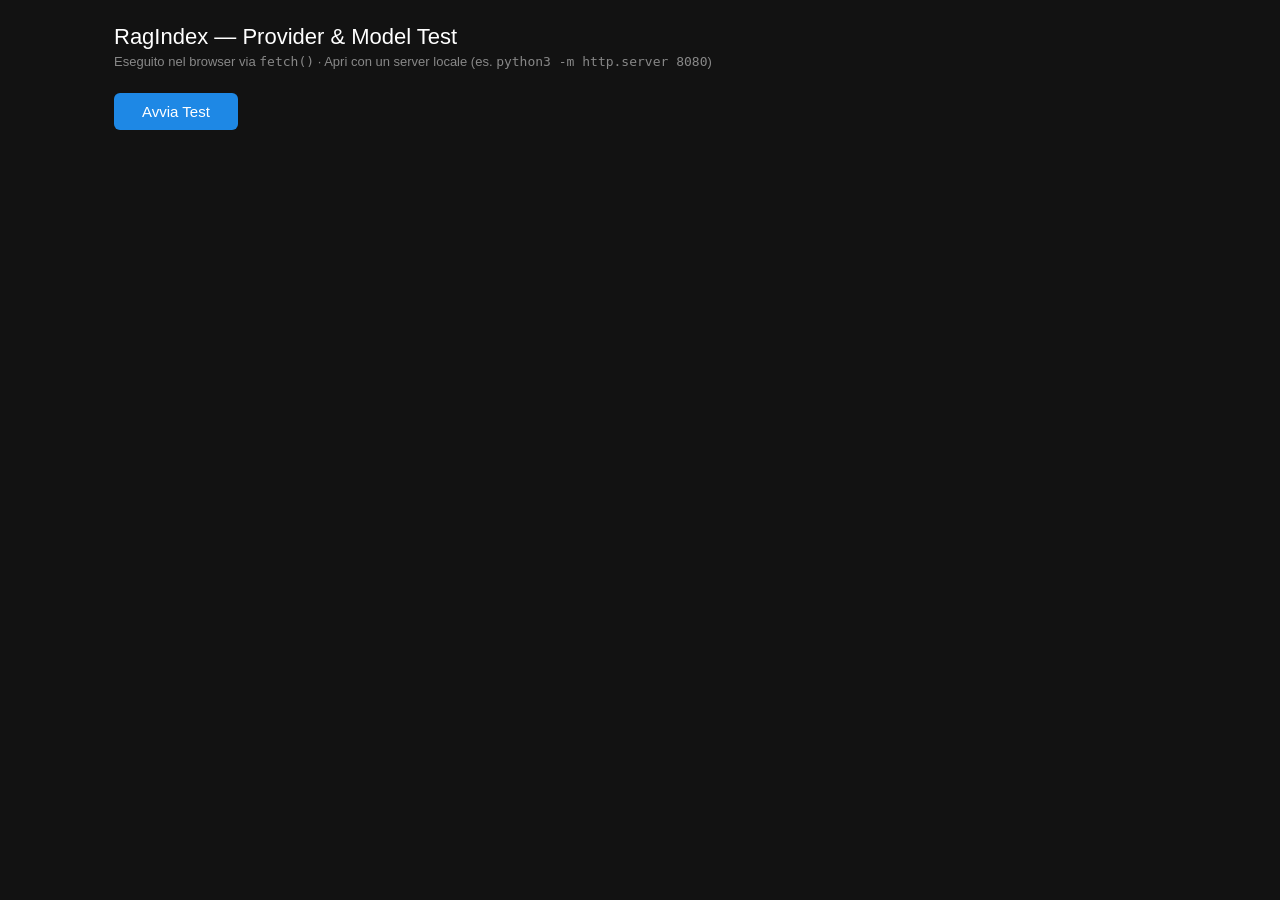
<file: test/test_providers.html>
<!DOCTYPE html>
<html lang="it">
<head>
<meta charset="utf-8">
<meta name="viewport" content="width=device-width, initial-scale=1">
<title>RagIndex — Provider Test</title>
<style>
* { margin: 0; padding: 0; box-sizing: border-box; }
body {
  font-family: -apple-system, BlinkMacSystemFont, "Segoe UI", Roboto, sans-serif;
  background: #121212;
  color: #e0e0e0;
  padding: 24px;
  max-width: 1100px;
  margin: 0 auto;
}
h1 {
  font-size: 22px;
  font-weight: 500;
  color: #fff;
  margin-bottom: 4px;
}
.sub {
  font-size: 13px;
  color: #888;
  margin-bottom: 24px;
}
#run-btn {
  background: #1e88e5;
  color: #fff;
  border: none;
  border-radius: 6px;
  padding: 10px 28px;
  font-size: 15px;
  cursor: pointer;
  margin-bottom: 24px;
}
#run-btn:disabled {
  opacity: 0.5;
  cursor: default;
}
#run-btn:not(:disabled):hover {
  background: #1565c0;
}
#status {
  font-size: 14px;
  color: #aaa;
  margin-bottom: 20px;
  min-height: 20px;
}
#status .done { color: #66bb6a; }
#status .err  { color: #ef5350; }
.hidden { display: none; }
.summary {
  display: flex;
  gap: 12px;
  margin-bottom: 24px;
  flex-wrap: wrap;
}
.summary .card {
  background: #1e1e1e;
  border: 1px solid #2a2a2a;
  border-radius: 8px;
  padding: 14px 22px;
  min-width: 90px;
  text-align: center;
}
.summary .card .num {
  font-size: 26px;
  font-weight: 600;
  line-height: 1.2;
}
.summary .card .lbl {
  font-size: 11px;
  text-transform: uppercase;
  letter-spacing: 0.5px;
  color: #888;
  margin-top: 2px;
}
.card.total .num { color: #e0e0e0; }
.card.pass  .num { color: #66bb6a; }
.card.fail  .num { color: #ef5350; }
.card.skipc .num { color: #ffa726; }
table {
  width: 100%;
  border-collapse: collapse;
  background: #1a1a1a;
  border-radius: 8px;
  overflow: hidden;
  border: 1px solid #2a2a2a;
}
th {
  font-size: 11px;
  text-transform: uppercase;
  letter-spacing: 0.5px;
  color: #888;
  padding: 12px 14px;
  text-align: left;
  border-bottom: 1px solid #2a2a2a;
  background: #1e1e1e;
}
td {
  padding: 10px 14px;
  font-size: 14px;
  border-bottom: 1px solid #252525;
}
tr:last-child td { border-bottom: none; }
td.p { color: #bbb; width: 11%; }
td.m { width: 28%; }
td.s { width: 5%; }
td.t { width: 7%; color: #888; }
td.d { color: #999; font-size: 13px; }
.badge {
  display: inline-block;
  font-size: 11px;
  font-weight: 600;
  padding: 2px 8px;
  border-radius: 4px;
  letter-spacing: 0.3px;
}
.badge.ok   { background: #1b5e20; color: #a5d6a7; }
.badge.err  { background: #b71c1c; color: #ef9a9a; }
.badge.skip { background: #e65100; color: #ffe0b2; }
tr.err td { background: rgba(239,83,80,0.06); }
tr.skip td { background: rgba(255,167,38,0.05); }
tr:hover td { background: rgba(255,255,255,0.03); }
</style>
</head>
<body>

<h1>RagIndex — Provider &amp; Model Test</h1>
<p class="sub">Eseguito nel browser via <code>fetch()</code> &middot;
  Apri con un server locale (es. <code>python3 -m http.server 8080</code>)</p>

<button id="run-btn">Avvia Test</button>
<div id="status"></div>
<div id="result-area" class="hidden">
  <div class="summary" id="summary"></div>
  <table><thead>
    <tr><th>Provider</th><th>Modello</th><th>Esito</th><th>Tempo</th><th>Dettaglio</th></tr>
  </thead>
  <tbody id="results-body"></tbody>
  </table>
</div>

<script>
const ALPHABET_FROM = "ABCDEFGHIJKLMNOPQRSTUVWXYZabcdefghijklmnopqrstuvwxyz0123456789-_";
const ALPHABET_TO   = "mKpX3vQwL8ZnR4yTbJxF1YHcU9AgNsI2oODh7eMzW5jV6ifqGrPECuS0Btaldk-_";

const PROVIDER_CONFIGS = {
  gemini:      { type: "gemini", baseUrl: "https://generativelanguage.googleapis.com/v1beta/models/" },
  mistral:     { type: "openai", baseUrl: "https://api.mistral.ai/v1/chat/completions" },
  groq:        { type: "openai", baseUrl: "https://api.groq.com/openai/v1/chat/completions" },
  openrouter:  { type: "openai", baseUrl: "https://openrouter.ai/api/v1/chat/completions" },
  cerebras:    { type: "openai", baseUrl: "https://api.cerebras.ai/v1/chat/completions" },
  siliconflow: { type: "openai", baseUrl: "https://api.siliconflow.com/v1/chat/completions" },
};

const $ = document.getElementById.bind(document);
const statusEl = $("status");
const bodyEl = $("results-body");
const summaryEl = $("summary");
const areaEl = $("result-area");
const btnEl = $("run-btn");

function setStatus(msg, cls) {
  const span = document.createElement("span");
  span.textContent = msg;
  if (cls) span.className = cls;
  statusEl.innerHTML = "";
  statusEl.appendChild(span);
}

function decodeApiKeys(data) {
  if (!data || !data.providers) return data;
  const decoded = JSON.parse(JSON.stringify(data));
  for (const provider of Object.values(decoded.providers)) {
    for (const keyObj of (provider.keys || [])) {
      if (keyObj.key) {
        keyObj.key = [...keyObj.key].map(function(ch) {
          const idx = ALPHABET_TO.indexOf(ch);
          return idx !== -1 ? ALPHABET_FROM[idx] : ch;
        }).join("");
      }
    }
  }
  return decoded;
}

async function fetchApiKeys() {
  const res = await fetch("../static/data/api_x.json");
  if (!res.ok) throw new Error("Cannot fetch api_x.json");
  const raw = await res.json();
  const db = decodeApiKeys(raw);
  return db;
}

async function loadModels(providerName) {
  const res = await fetch("../static/data/models/" + providerName + ".txt");
  if (!res.ok) return [];
  const content = await res.text();
  return content.split("\n")
    .map(function(line) { return line.trim(); })
    .filter(function(line) { return line.length > 0 && !line.startsWith("#"); })
    .map(function(line) { return line.split("|")[0].trim(); });
}

async function discoverProviders() {
  const res = await fetch("../static/data/models/manifest.json");
  if (res.ok) {
    const list = await res.json();
    if (list.length > 0) return list;
  }
  return Object.keys(PROVIDER_CONFIGS);
}

function buildGeminiPayload(messages) {
  const contents = [];
  let systemInstruction = null;
  for (const msg of messages) {
    if (msg.role === "system") {
      systemInstruction = { parts: [{ text: msg.content }] };
    } else if (msg.role === "user") {
      contents.push({ role: "user", parts: [{ text: msg.content }] });
    } else if (msg.role === "assistant") {
      contents.push({ role: "model", parts: [{ text: msg.content }] });
    }
  }
  const payload = {
    contents: contents,
    generationConfig: {
      temperature: 1.0, maxOutputTokens: 10, topP: 0.95, topK: 40,
      stopSequences: [], candidateCount: 1,
    },
    safetySettings: [
      { category: "HARM_CATEGORY_HARASSMENT", threshold: "BLOCK_NONE" },
      { category: "HARM_CATEGORY_HATE_SPEECH", threshold: "BLOCK_NONE" },
      { category: "HARM_CATEGORY_SEXUALLY_EXPLICIT", threshold: "BLOCK_NONE" },
      { category: "HARM_CATEGORY_DANGEROUS_CONTENT", threshold: "BLOCK_NONE" },
    ],
  };
  if (systemInstruction) payload.system_instruction = systemInstruction;
  return payload;
}

async function testModel(provider, modelName, apiKey, config) {
  const controller = new AbortController();
  const timeoutId = setTimeout(function() { controller.abort(); }, 30000);
  const start = Date.now();

  try {
    if (config.type === "gemini") {
      const url = config.baseUrl + modelName + ":generateContent?key=" + apiKey;
      const payload = buildGeminiPayload([
        { role: "user", content: "Ciao, rispondi con una parola." }
      ]);
      const res = await fetch(url, {
        method: "POST",
        headers: { "Content-Type": "application/json" },
        body: JSON.stringify(payload),
        signal: controller.signal,
      });
      const elapsed = ((Date.now() - start) / 1000).toFixed(1);
      if (!res.ok) {
        const text = await res.text().catch(function() { return ""; });
        let detail = text.trim();
        if (detail.startsWith("<")) detail = "";
        else detail = detail.substring(0, 70);
        return { ok: false, elapsed: elapsed, error: res.status + " " + res.statusText + (detail ? " - " + detail : "") };
      }
      const data = await res.json();
      const text = (data && data.candidates && data.candidates[0] && data.candidates[0].content && data.candidates[0].content.parts && data.candidates[0].content.parts[0] && data.candidates[0].content.parts[0].text) || "";
      return { ok: true, elapsed: elapsed, preview: text.substring(0, 60).replace(/\n/g, " ") };
    }

    const payload = {
      model: modelName,
      messages: [{ role: "user", content: "Ciao, rispondi con una parola." }],
      max_tokens: 10,
    };
    const res = await fetch(config.baseUrl, {
      method: "POST",
      headers: {
        "Content-Type": "application/json",
        Authorization: "Bearer " + apiKey,
      },
      body: JSON.stringify(payload),
      signal: controller.signal,
    });
    const elapsed = ((Date.now() - start) / 1000).toFixed(1);
    if (!res.ok) {
      const text = await res.text().catch(function() { return ""; });
      let detail = text.trim();
      if (detail.startsWith("<")) detail = "";
      else detail = detail.substring(0, 70);
      return { ok: false, elapsed: elapsed, error: res.status + " " + res.statusText + (detail ? " - " + detail : "") };
    }
    const data = await res.json();
    const text = (data && data.choices && data.choices[0] && data.choices[0].message && data.choices[0].message.content) || "";
    return { ok: true, elapsed: elapsed, preview: text.substring(0, 60).replace(/\n/g, " ") };
  } catch (err) {
    const elapsed = ((Date.now() - start) / 1000).toFixed(1);
    const errorMsg = (err.name === "AbortError") ? "Timeout (30s)" : err.message;
    return { ok: false, elapsed: elapsed, error: errorMsg };
  } finally {
    clearTimeout(timeoutId);
  }
}

function addRow(provider, model, status, elapsed, detail) {
  const row = document.createElement("tr");
  row.className = status.toLowerCase();
  row.innerHTML =
    '<td class="p">' + escapeHtml(provider) + '</td>' +
    '<td class="m">' + escapeHtml(model) + '</td>' +
    '<td class="s"><span class="badge ' + status.toLowerCase() + '">' + status + '</span></td>' +
    '<td class="t">' + escapeHtml(elapsed) + '</td>' +
    '<td class="d">' + escapeHtml(detail) + '</td>';
  bodyEl.appendChild(row);
}

function escapeHtml(s) {
  return String(s).replace(/&/g, "&amp;").replace(/</g, "&lt;").replace(/>/g, "&gt;");
}

function showSummary(total, ok, err, skip) {
  summaryEl.innerHTML =
    '<div class="card total"><div class="num">' + total + '</div><div class="lbl">Totale</div></div>' +
    '<div class="card pass"><div class="num">' + ok + '</div><div class="lbl">OK</div></div>' +
    '<div class="card fail"><div class="num">' + err + '</div><div class="lbl">ERR</div></div>' +
    '<div class="card skipc"><div class="num">' + skip + '</div><div class="lbl">SKIP</div></div>';
}

btnEl.addEventListener("click", async function() {
  btnEl.disabled = true;
  btnEl.textContent = "Esecuzione in corso...";
  areaEl.classList.add("hidden");
  bodyEl.innerHTML = "";
  summaryEl.innerHTML = "";
  setStatus("Caricamento chiavi API...");

  let db;
  try {
    db = await fetchApiKeys();
  } catch (err) {
    setStatus("ERRORE: " + err.message, "err");
    btnEl.disabled = false;
    btnEl.textContent = "Avvia Test";
    return;
  }

  setStatus("Caricamento elenco provider...");
  const providers = await discoverProviders();

  let totalOk = 0, totalErr = 0, totalSkip = 0;

  // Count models for progress
  let estimatedTotal = 0;
  for (const provider of providers) {
    const config = PROVIDER_CONFIGS[provider];
    if (!config) continue;
    const providerData = db && db.providers && db.providers[provider];
    const apiKey = providerData && providerData.keys && providerData.keys[0] && providerData.keys[0].key || null;
    if (!apiKey) continue;
    const models = await loadModels(provider);
    estimatedTotal += models.length;
  }

  let testedModels = 0;

  for (let pi = 0; pi < providers.length; pi++) {
    const provider = providers[pi];
    const config = PROVIDER_CONFIGS[provider];

    if (!config) {
      addRow(provider, "(config sconosciuta)", "SKIP", "-", "Provider non in PROVIDER_CONFIGS");
      totalSkip++;
      continue;
    }

    const providerData = db && db.providers && db.providers[provider];
    const apiKey = (providerData && providerData.keys && providerData.keys[0] && providerData.keys[0].key) || null;

    if (!apiKey) {
      addRow(provider, "(nessuna chiave)", "SKIP", "-", "Nessuna API key disponibile");
      totalSkip++;
      continue;
    }

    const models = await loadModels(provider);
    if (models.length === 0) {
      addRow(provider, "(nessun modello)", "SKIP", "-", "File modelli non trovato o vuoto");
      totalSkip++;
      continue;
    }

    for (const model of models) {
      testedModels++;
      setStatus("Test in corso: " + provider + "/" + model + " (" + testedModels + "/" + estimatedTotal + ")");

      const result = await testModel(provider, model, apiKey, config);
      if (result.ok) {
        totalOk++;
        addRow(provider, model, "OK", result.elapsed + "s", result.preview || "");
      } else {
        totalErr++;
        addRow(provider, model, "ERR", result.elapsed + "s", result.error || "");
      }
    }
  }

  areaEl.classList.remove("hidden");
  showSummary(totalOk + totalErr + totalSkip, totalOk, totalErr, totalSkip);
  setStatus("Test completato", "done");

  btnEl.disabled = false;
  btnEl.textContent = "Riesegui Test";
});
</script>
</body>
</html>
</file>
